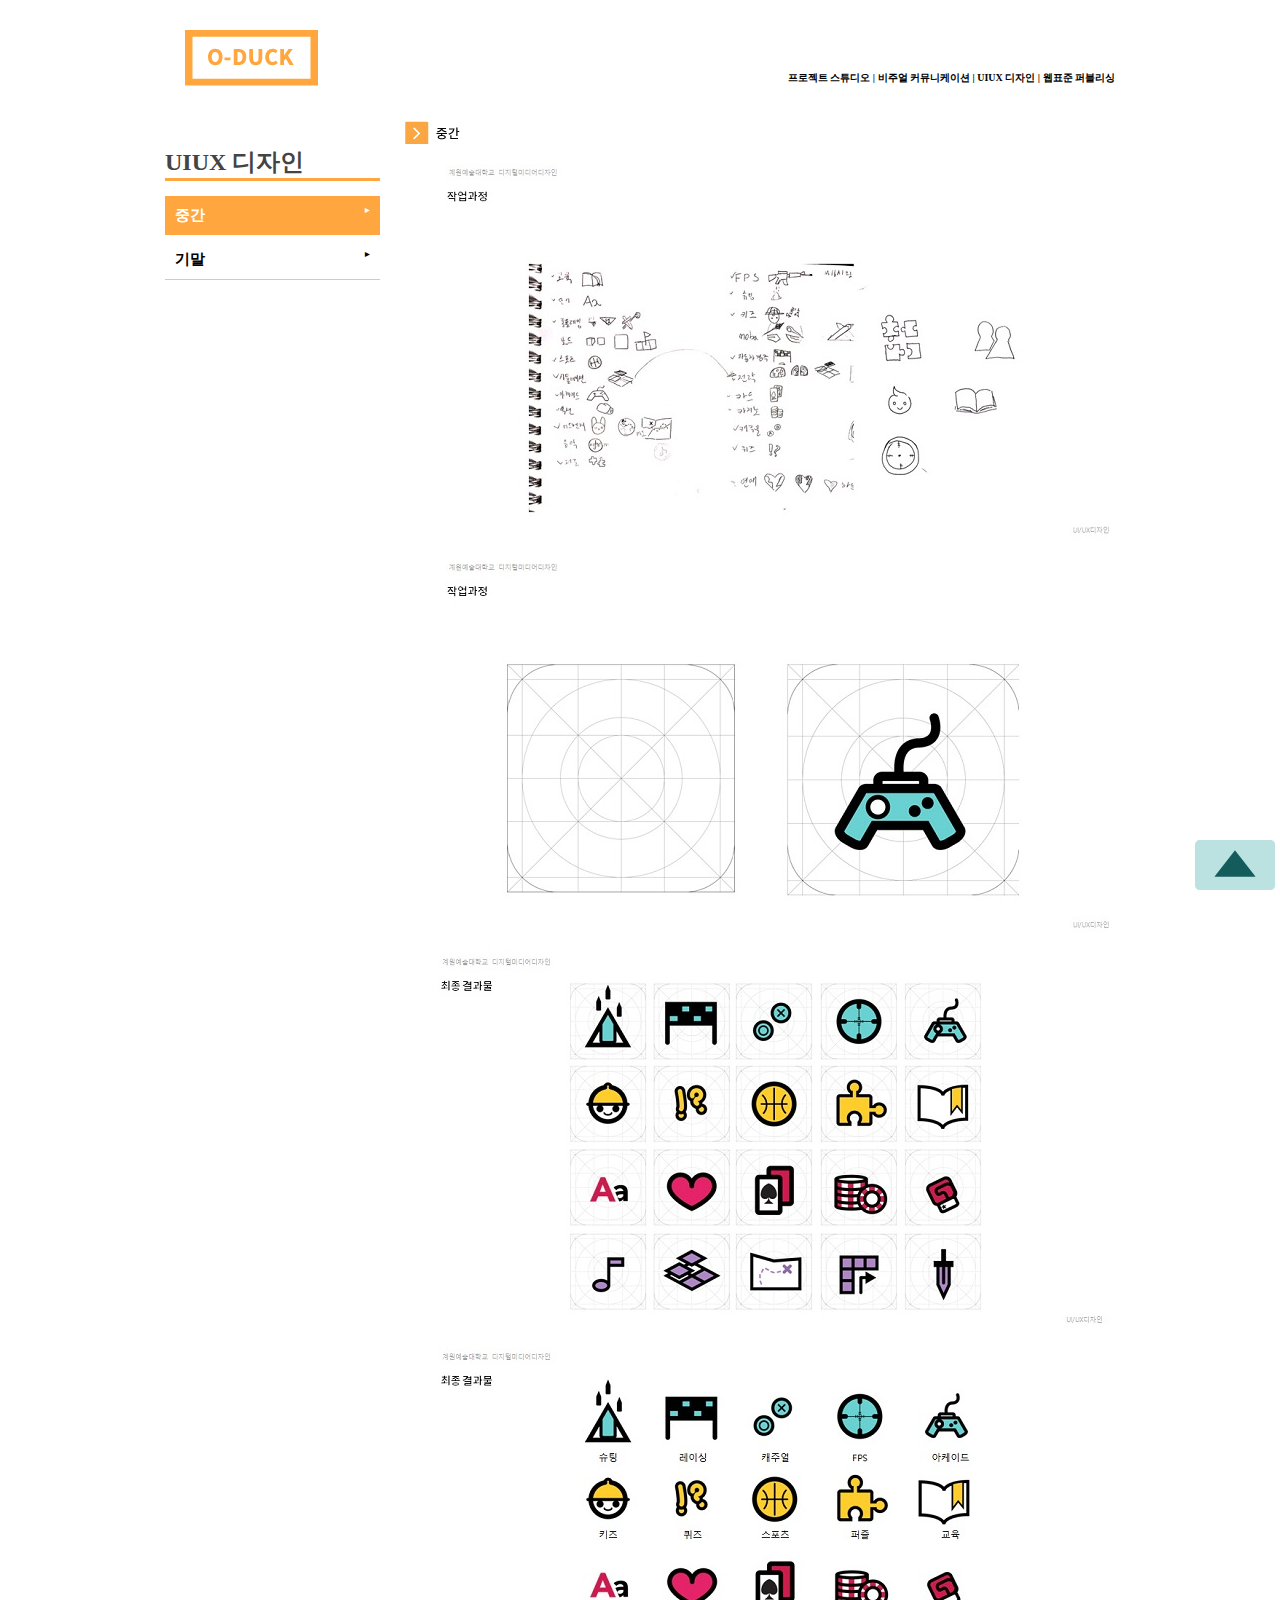
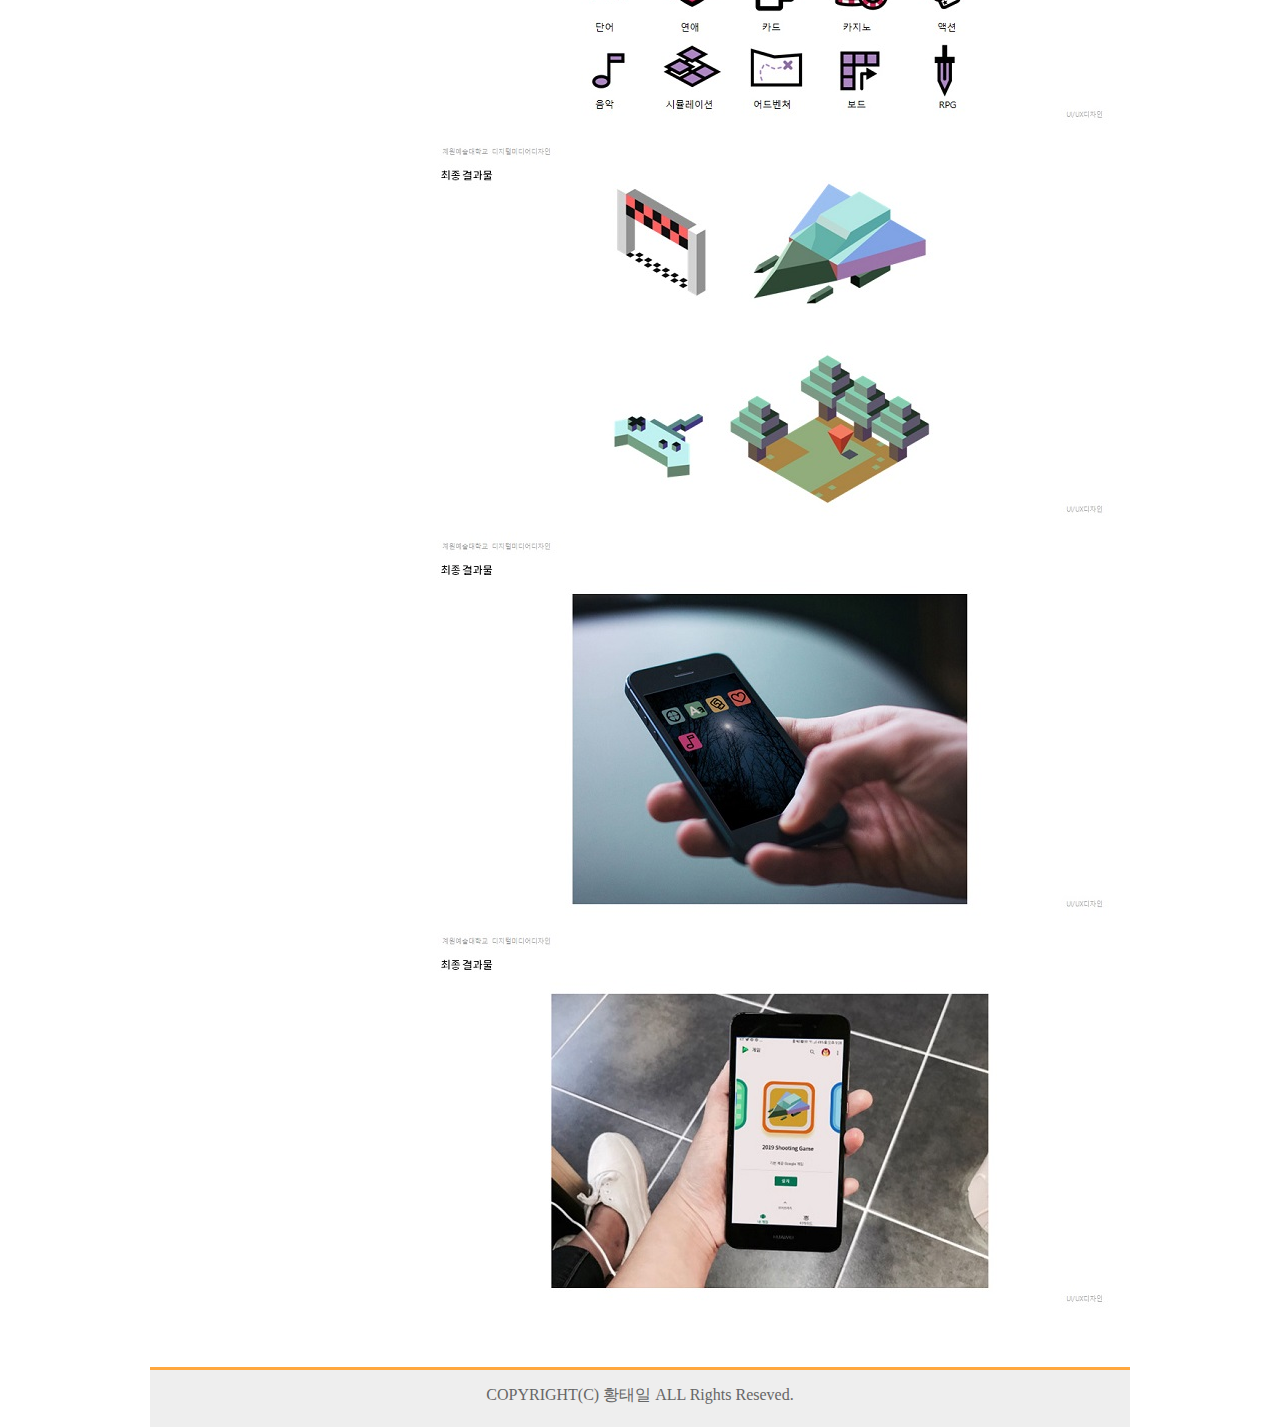
<file: five.html>
<!-- 21561134_황태일 -->
<!DOCTYPE html>
<html lang="en" dir="ltr">
  <head>
    <meta charset="utf-8">
    <meta name="viewport" content="width=device-width, initial-scale=1.0">
    <link rel="stylesheet" type="text/css" href="common.css">
    <title>UIUX 디자인-중간</title>
    <style>
#page {
  max-width : 980px;
  margin : 0 auto;
}

* {
  box-sizing : border-box;
  margin : 0;
  padding : 0;
}
ul {
  list-style-type : none;
  font-size : 10px;
}

li {
  font-size: 10px;
}

body {
  font-family : "맑은 고딕", "돋움";
  font-size : 100%;
}
[class*="c_"] {
  float : left;
  padding : 10px;
}
[class*="c_"] {
  width : 100%;
}
.c1 {width:8.33%; float:left; padding : 15px;}
.c2 {width:16.66%; float:left; padding : 15px;}
.c3 {width:25%; float:left; padding : 15px;}
.c4 {width:33.33%; float:left; padding : 15px;}
.c5 {width:41.66%; float:left; padding : 15px;}
.c6 {width:50%; float:left; padding : 15px;}
.c7 {width:58.33%; float:left; padding : 15px;}
.c8 {width:66.66%; float:left; padding : 15px;}
.c9 {width:75%; float:left; padding : 15px;}
.c10 {width:83.33%; float:left; padding : 15px;}
.c11 {width:91.66%; float:left; padding : 15px;}
.c12 {width:100%; float:left; padding : 15px;}

@media only screen and (min-width : 600px) {
  .c_m_1 {width:8.33%;}
  .c_m_2 {width:16.66%;}
  .c_m_3 {width:25%;}
  .c_m_4 {width:33.33%;}
  .c_m_5 {width:41.66%;}
  .c_m_6 {width:50%;}
  .c_m_7 {width:58.33%;}
  .c_m_8 {width:66.66%;}
  .c_m_9 {width:75%;}
  .c_m_10 {width:83.33%;}
  .c_m_11 {width:91.66%;}
  .c_m_12 {width:100%;}
}

@media only screen and (min-width : 768px) {
  .c_1 {width:8.33%;}
  .c_2 {width:16.66%;}
  .c_3 {width:25%;}
  .c_4 {width:33.33%;}
  .c_5 {width:41.66%;}
  .c_6 {width:50%;}
  .c_7 {width:58.33%;}
  .c_8 {width:66.66%;}
  .c_9 {width:75%;}
  .c_10 {width:83.33%;}
  .c_11 {width:91.66%;}
  .c_12 {width:100%;}
}



header #logo {
  float : left;
  margin : 15px 0 0 20px;
}
header #moto {
  float :left;
  margin : 15px 0 0 20px;
}
header #top_menu {
  float : right;
  margin : 50px 0 0 0;
}
header #top_menu li {
  display : inline;
}
.line {
  margin-top : 25px;
  border-top : solid 1px #cccccc;
}
header nav ul {
  margin-top : 25px;
}
header nav li {
  display : inline;
}
header nav li.item {
  margin-left : 40px;
}





main {
    margin-top:10px;
}
/* main#photos img {
  width :100%;
}
 */

#banner {
    height:95px;
    background-color:#FFA73E;
}
#banner ul {
    margin-top:10px;
}
#banner li {
    display:inline;
    margin-left:48px;
}




#customer {
    width:300px;
    height:111px;
    float:left;
    margin-top:20px;
}
 #customer .title {
    margin-left:10px;
    float:left;
}
#customer .more {
    float:right;
}
#customer .phone {
    margin-left:10px;
}
#notice {
    width:300px;
    height:111px;
    float:left;
    margin-top:20px;
    margin-left:40px;
    font-size : 10px;
}
#notice .title {
    margin-left:10px;
    float:left;
}
#notice .more {
    float:right;
}
#notice ul {
    margin-top:12px;
    color:#666666;
}
#notice li {
    margin-top:5px;
}
#notice .subject {
    float:left;
    margin-left:10px;
}
#notice .date {
    float:right;
    margin-right:5px;
}
#faq {
    width:300px;
    height:111px;
    float:left;
    margin-top:20px;
    margin-left:30px;
}





#sitemap {
    padding:20px 0 0 15px;
}
#sitemap div {
    height:140px;
    float:left;
    margin:0 15px 0 15px;
}
#sitemap h3{
    font-size:15px;
    color:#FFA73E;
    margin-left:16px;
}
#sitemap ul{
    color:#666666;
}




footer {
  height : 60px;
  padding : 10px;
  clear : both;
  text-align : center;
  background-color : #eeeeee;
}




aside {
    width:180px;
    float:left;
    margin-top:30px;
}
aside h2 {
    margin:5px;
    border-bottom:solid 3px #FFA73E;
}
aside .col1 {
    float:left;
    font-size:15px;
}
aside .col2 {
    float:right;
    font-size:6px;
}

aside ul {
    margin:15px 5px 5px 5px;
}
aside li {
    padding:12px;
    border-bottom:solid 1px #cccccc;
}
aside li.selected {
    border:0;
    background-color:#FFA73E;
    color:#ffffff;
}
aside li.end {
    border-bottom:solid 3px #cccccc;
}
aside #customer {
    margin:30px 0 0 8px;
}
aside#photos img {
  width : 100%;
}
aside#photos li {
  margin : 5px 0 0 0;
}
aside#menu li {
  padding : 10px;
  margin : 5px 0 0 0;
  text-align : center;
}




section {
    width:772px;
    height:470px;
    float:left;
    margin-left:26px;
    margin-top:30px;
}
section #sub_img {
    margin-top:5px;
}
section .product {
    width:761px;
    height:70px;
    margin-top:20px;
    padding:15px 5px 5px 5px;
    border-top:solid 2px #FFA73E;
}
section .product h3 {
    float:left;
}
section .product .btns {
    float:left;
    margin-left:20px;
}
section .product ul {
    margin-top:10px;
}
section .product li {
    margin:3px;
}


    </style>


</head>
<body>


<div id="page">
  <header class="c12">
  <a href="index.html"><img id="logo" src="img/logo.gif"></a>
  <ul id="top_menu">
    <a href="one.html"><li>프로젝트 스튜디오 | </li></a>
    <a href="three.html"><li>비주얼 커뮤니케이션  | </li></a>
    <a href="five.html"><li>UIUX 디자인 | </li></a>
    <a href="seven.html"><li>웹표준 퍼블리싱 </li></a>
  </ul>
  <div class="clear"></div>


</header>


  <aside id="menu" class="c_m_3 c_3">
    <h2>UIUX 디자인</h2>
      <ul>
        <a href="five.html"><li class="selected"><div class="col1">중간</div>
          <div class="col2">▶</div>
          <div class="clear"></div>
        </li>
        </a>
        <a href="six.html"><li><div class="col1">기말</div>
          <div class="col2">▶</div>
          <div class="clear"></div>
        </li>
        </a>
      </ul>
  </aside>

<main class="c_m_12 c_9">
    <div><img src="img/junggan.png"></div>
    <div  id="photos"><img src="img/uiux.jpg"></div>
  <div class="clear"></div>
</main>




<footer class="c12">
  COPYRIGHT(C) 황태일 ALL Rights Reseved.
</footer>
</div>

<a  style="position: fixed; bottom: 5px; right: 5px;" href="#">
  <img src="img/gotop.png" title="맨 위로"></a>



</body>
</html>
</file>
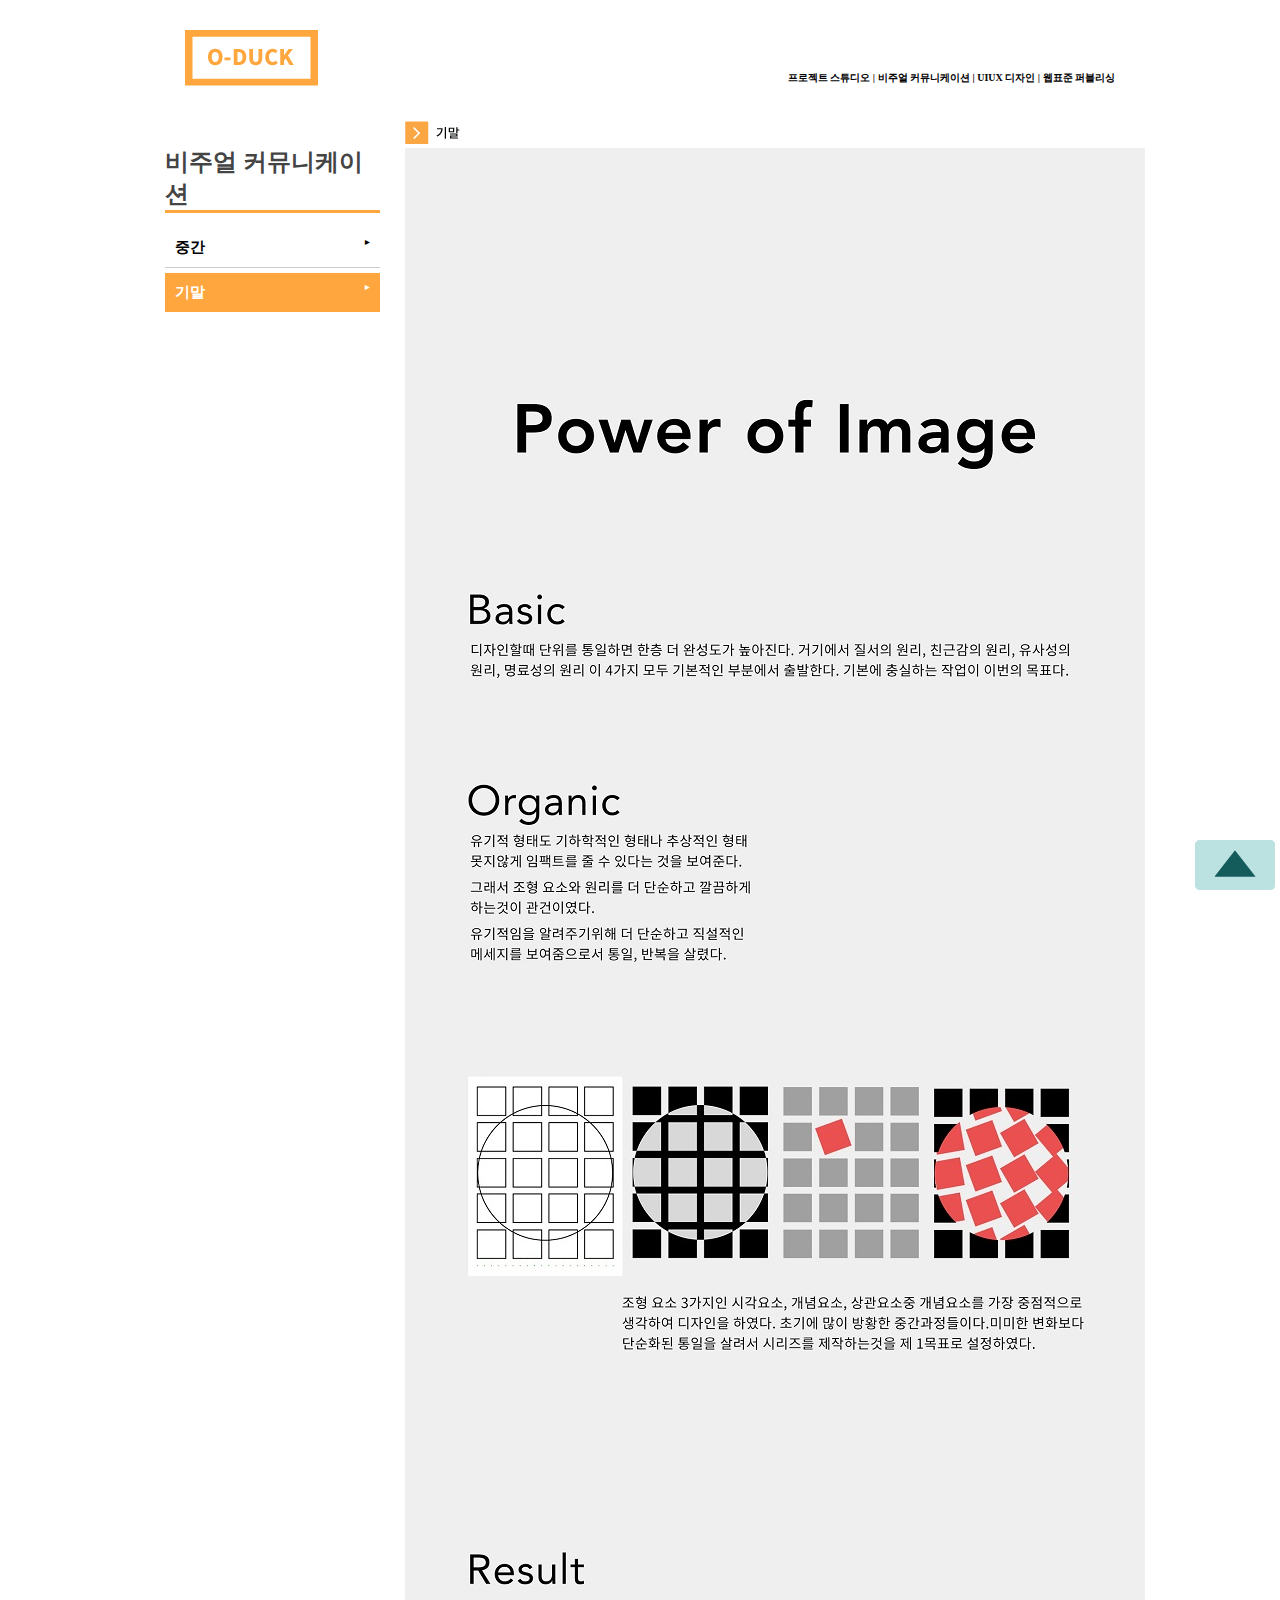
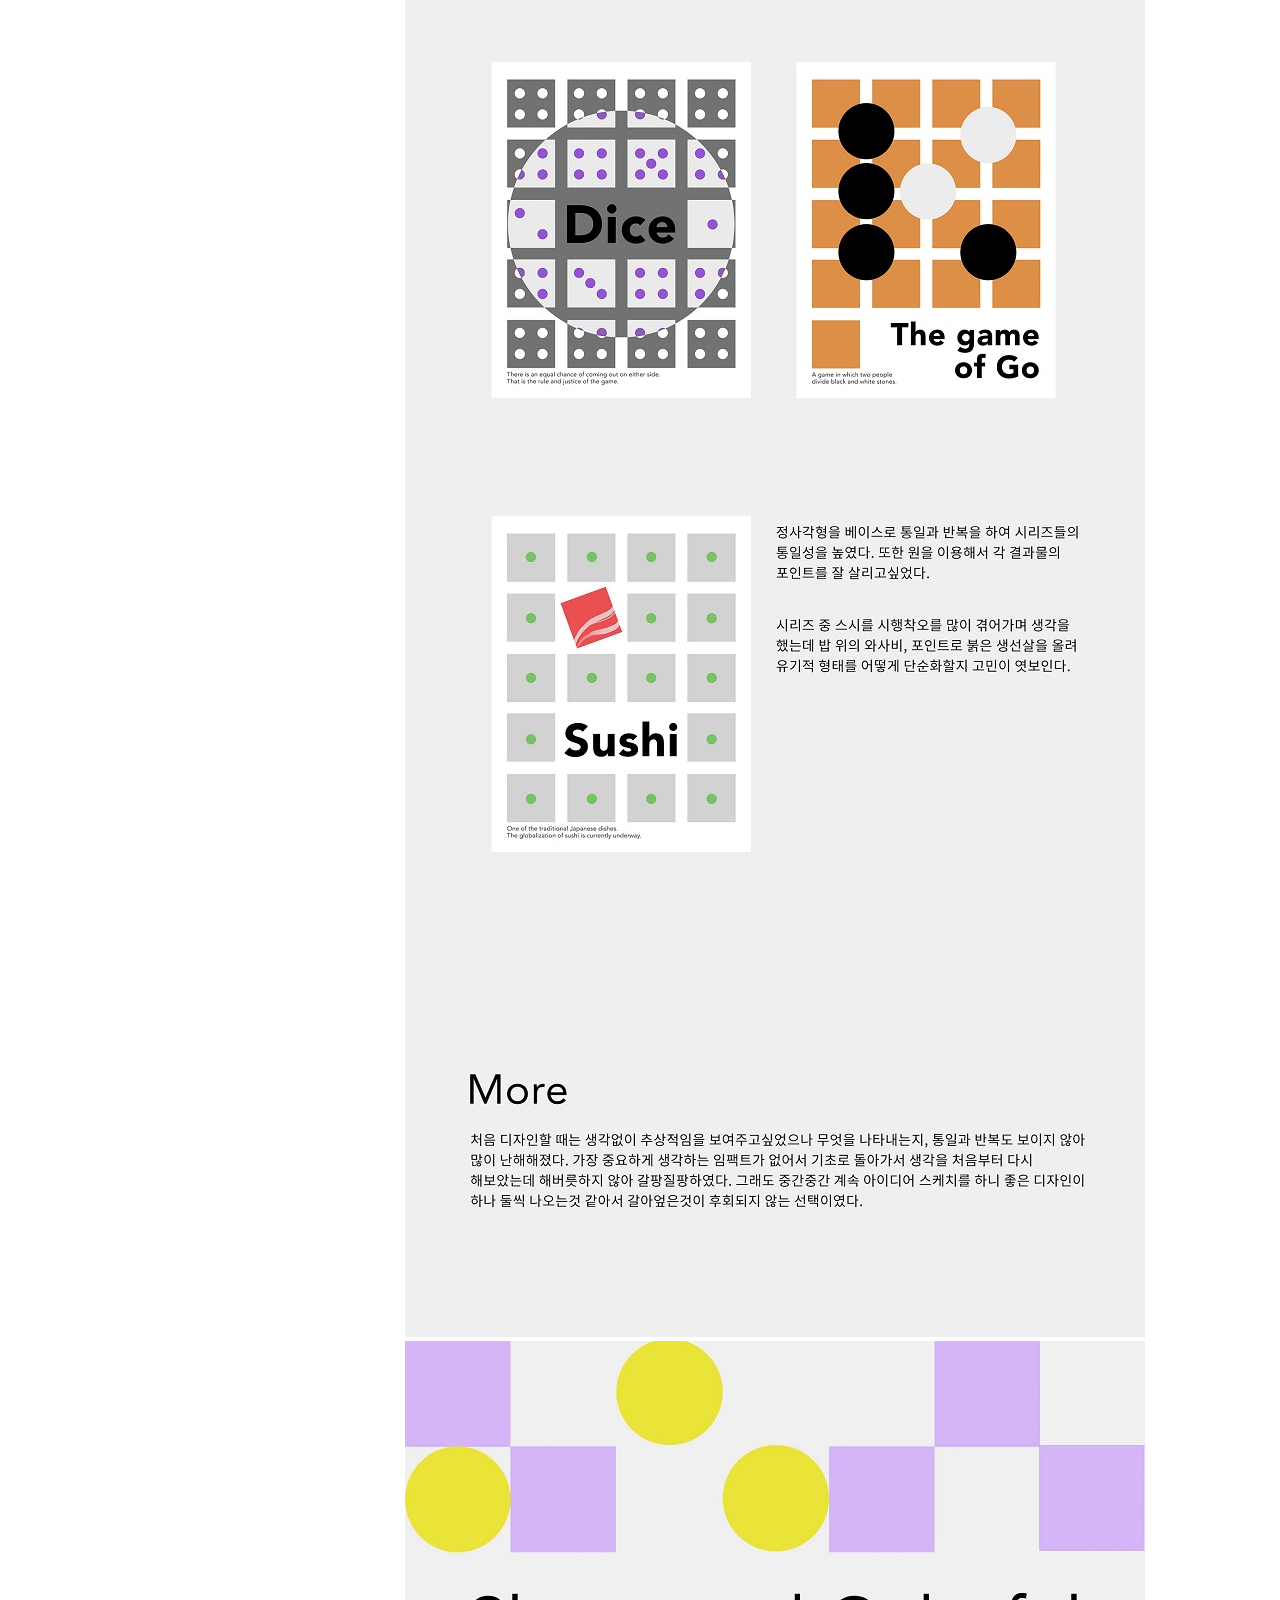
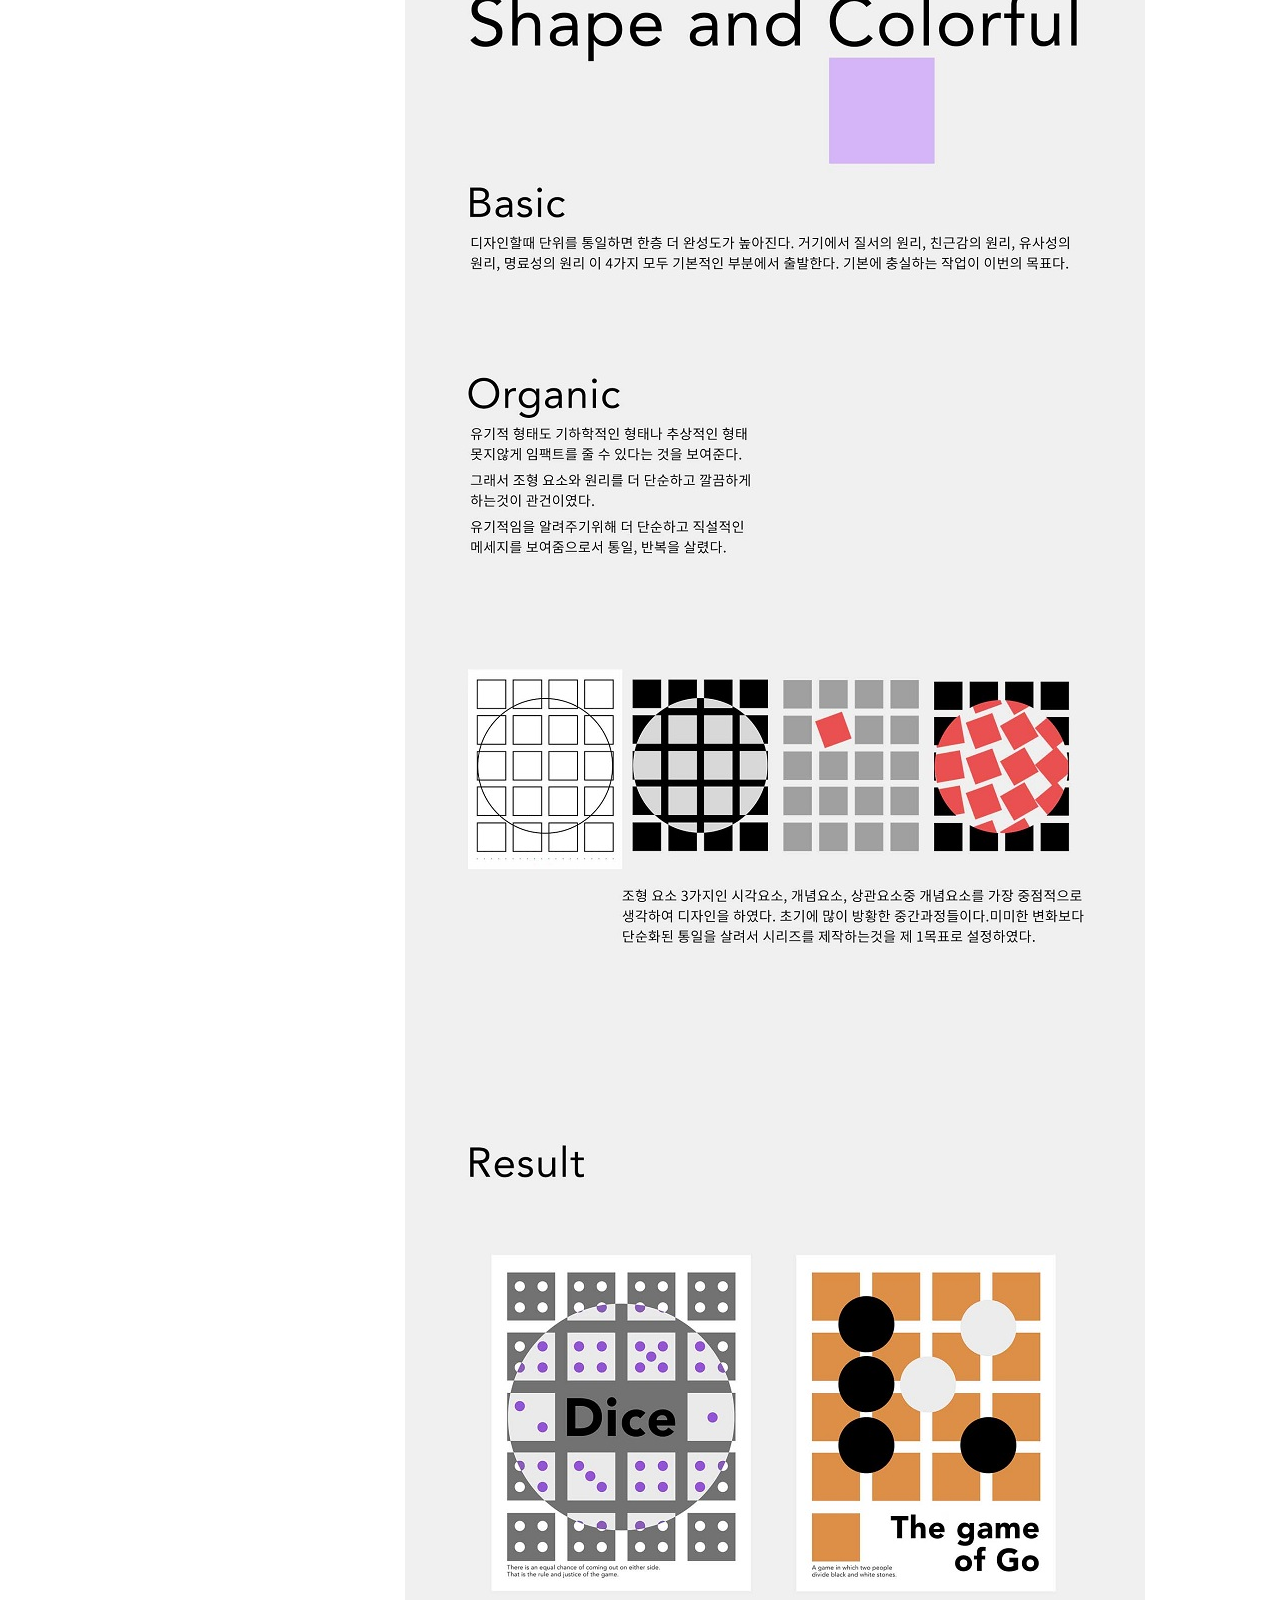
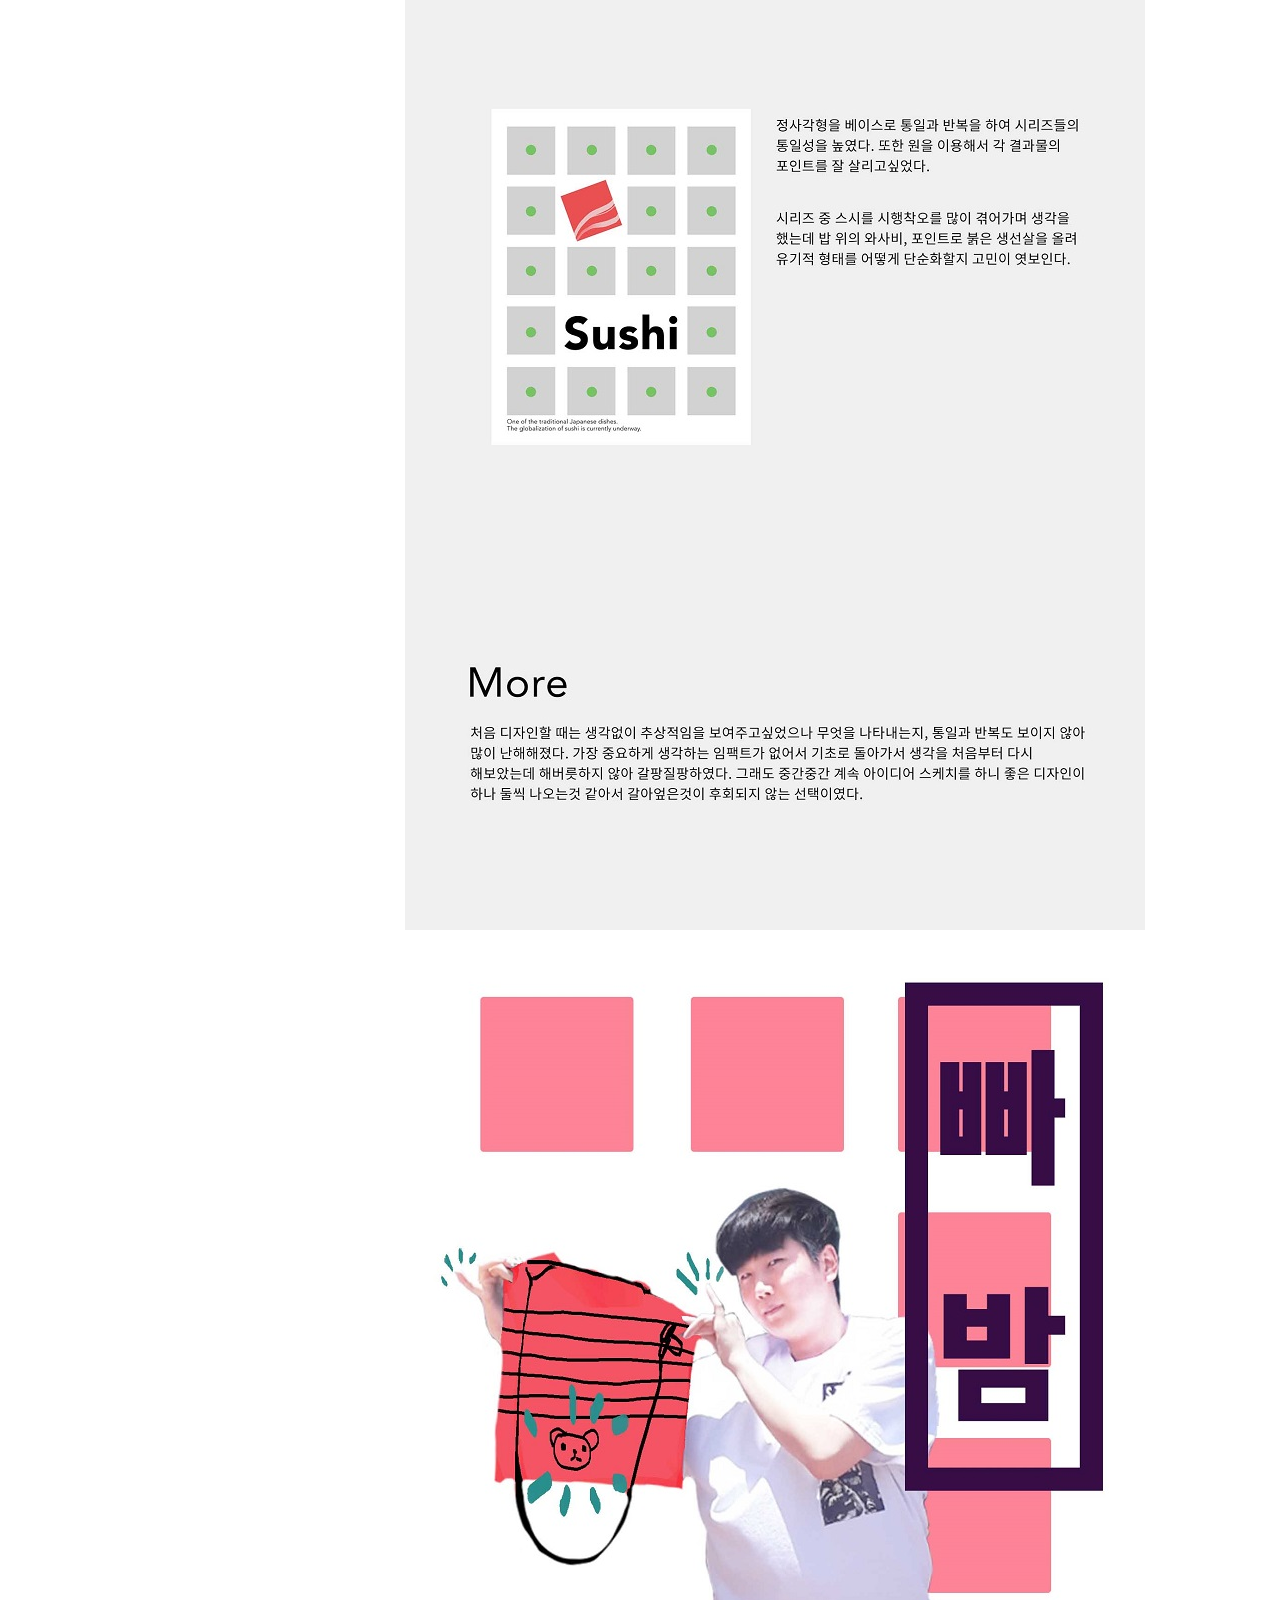
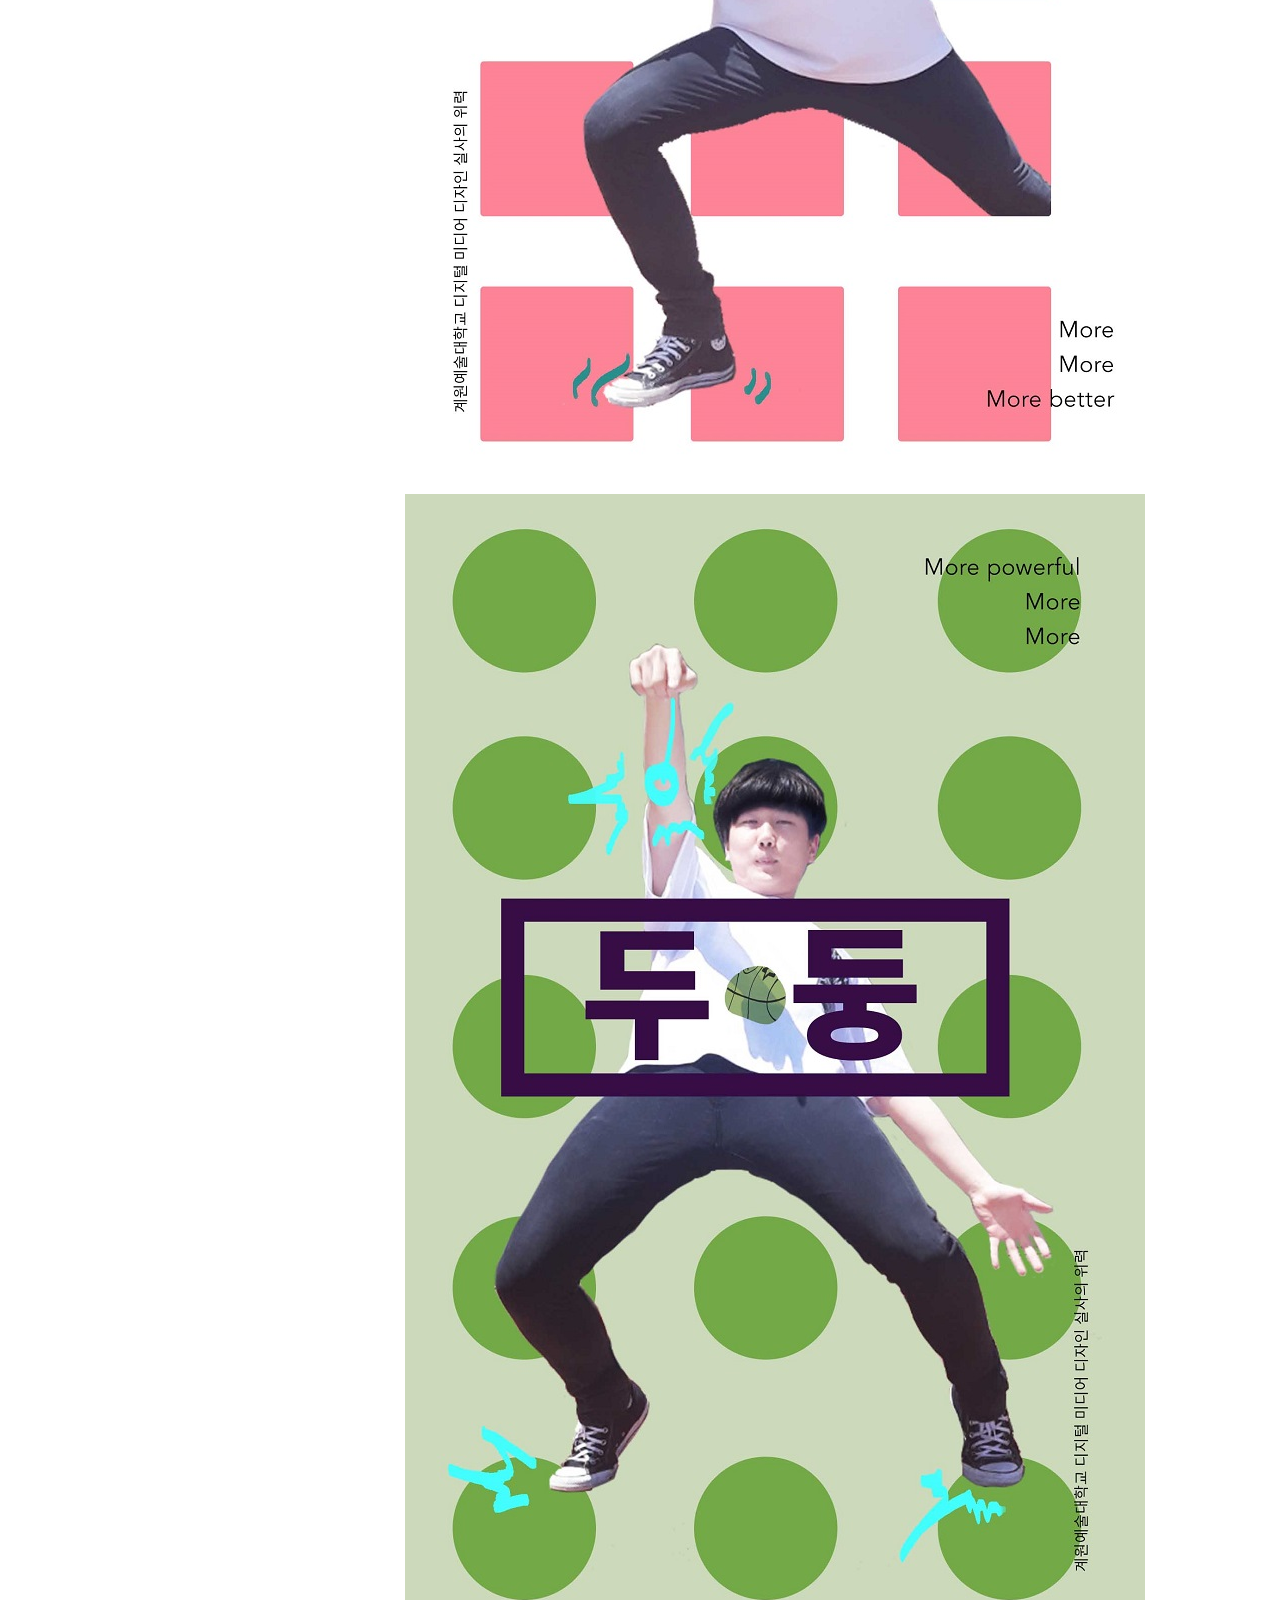
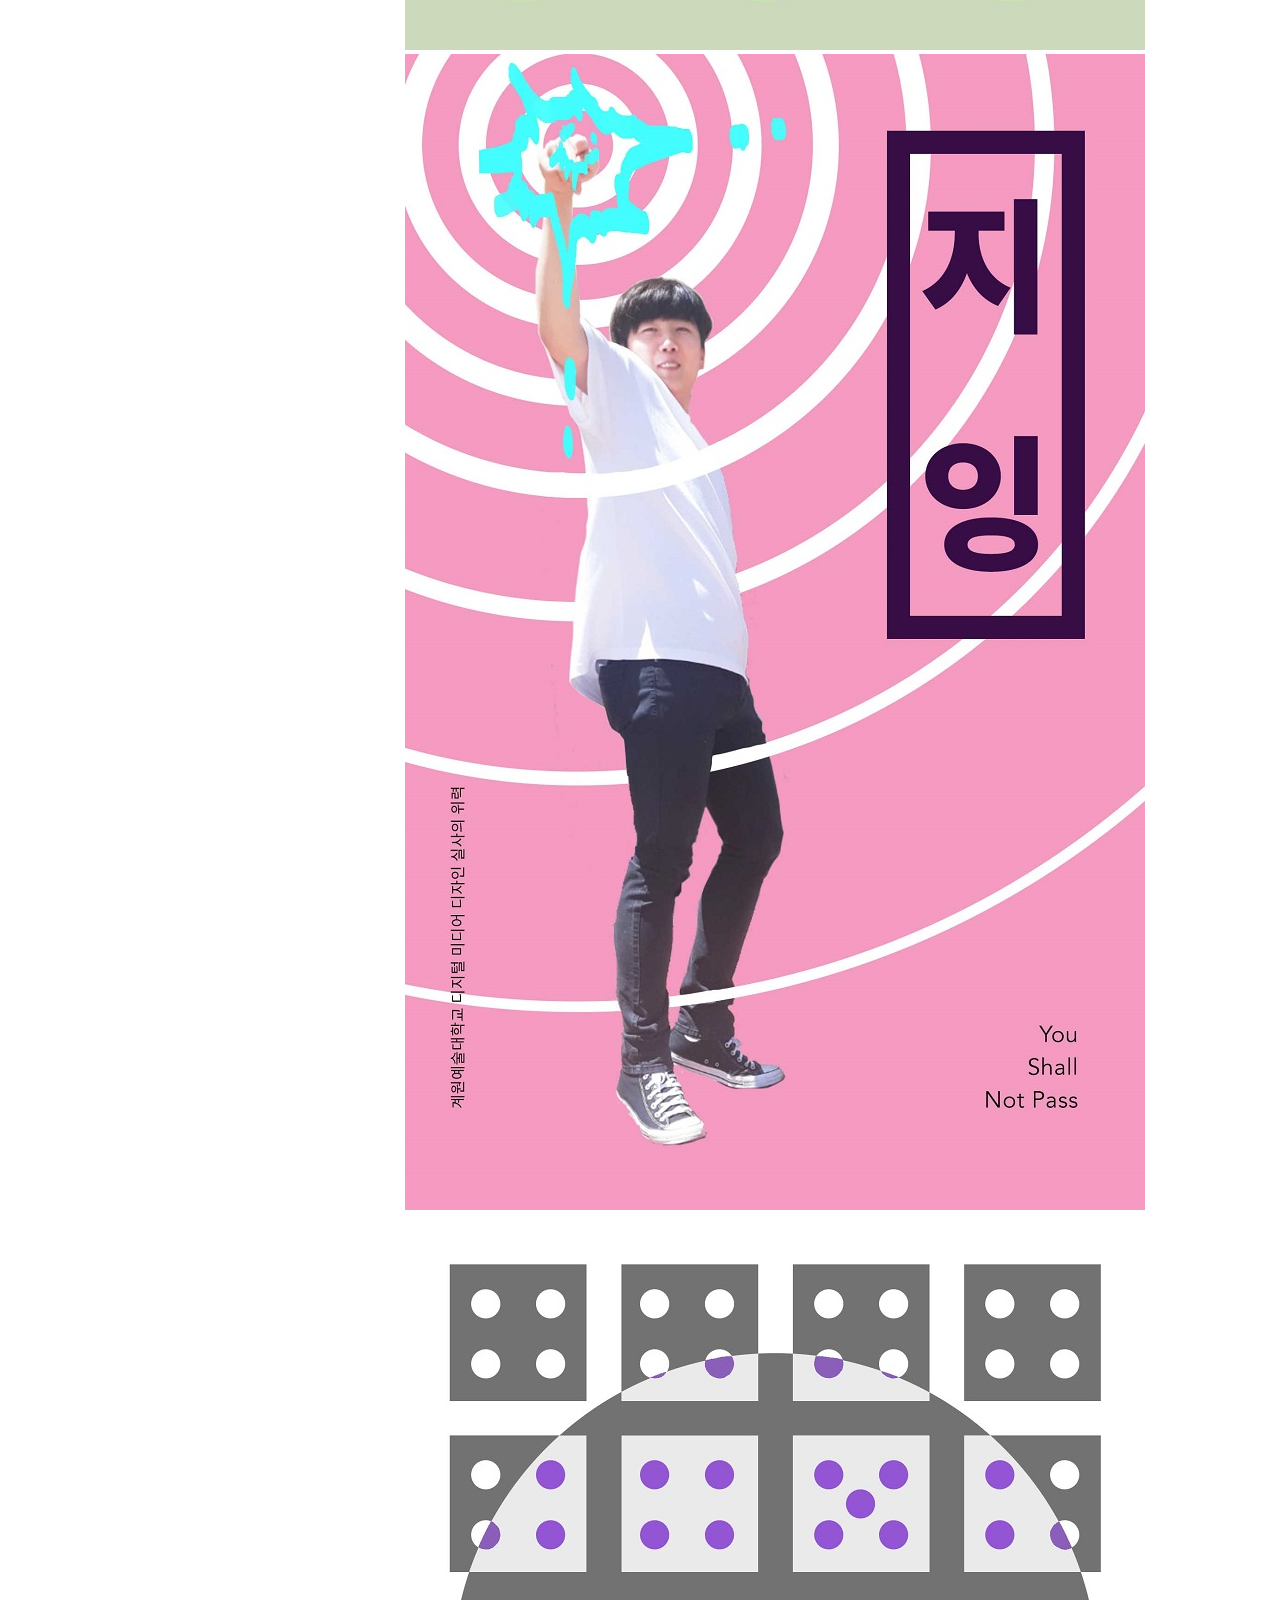
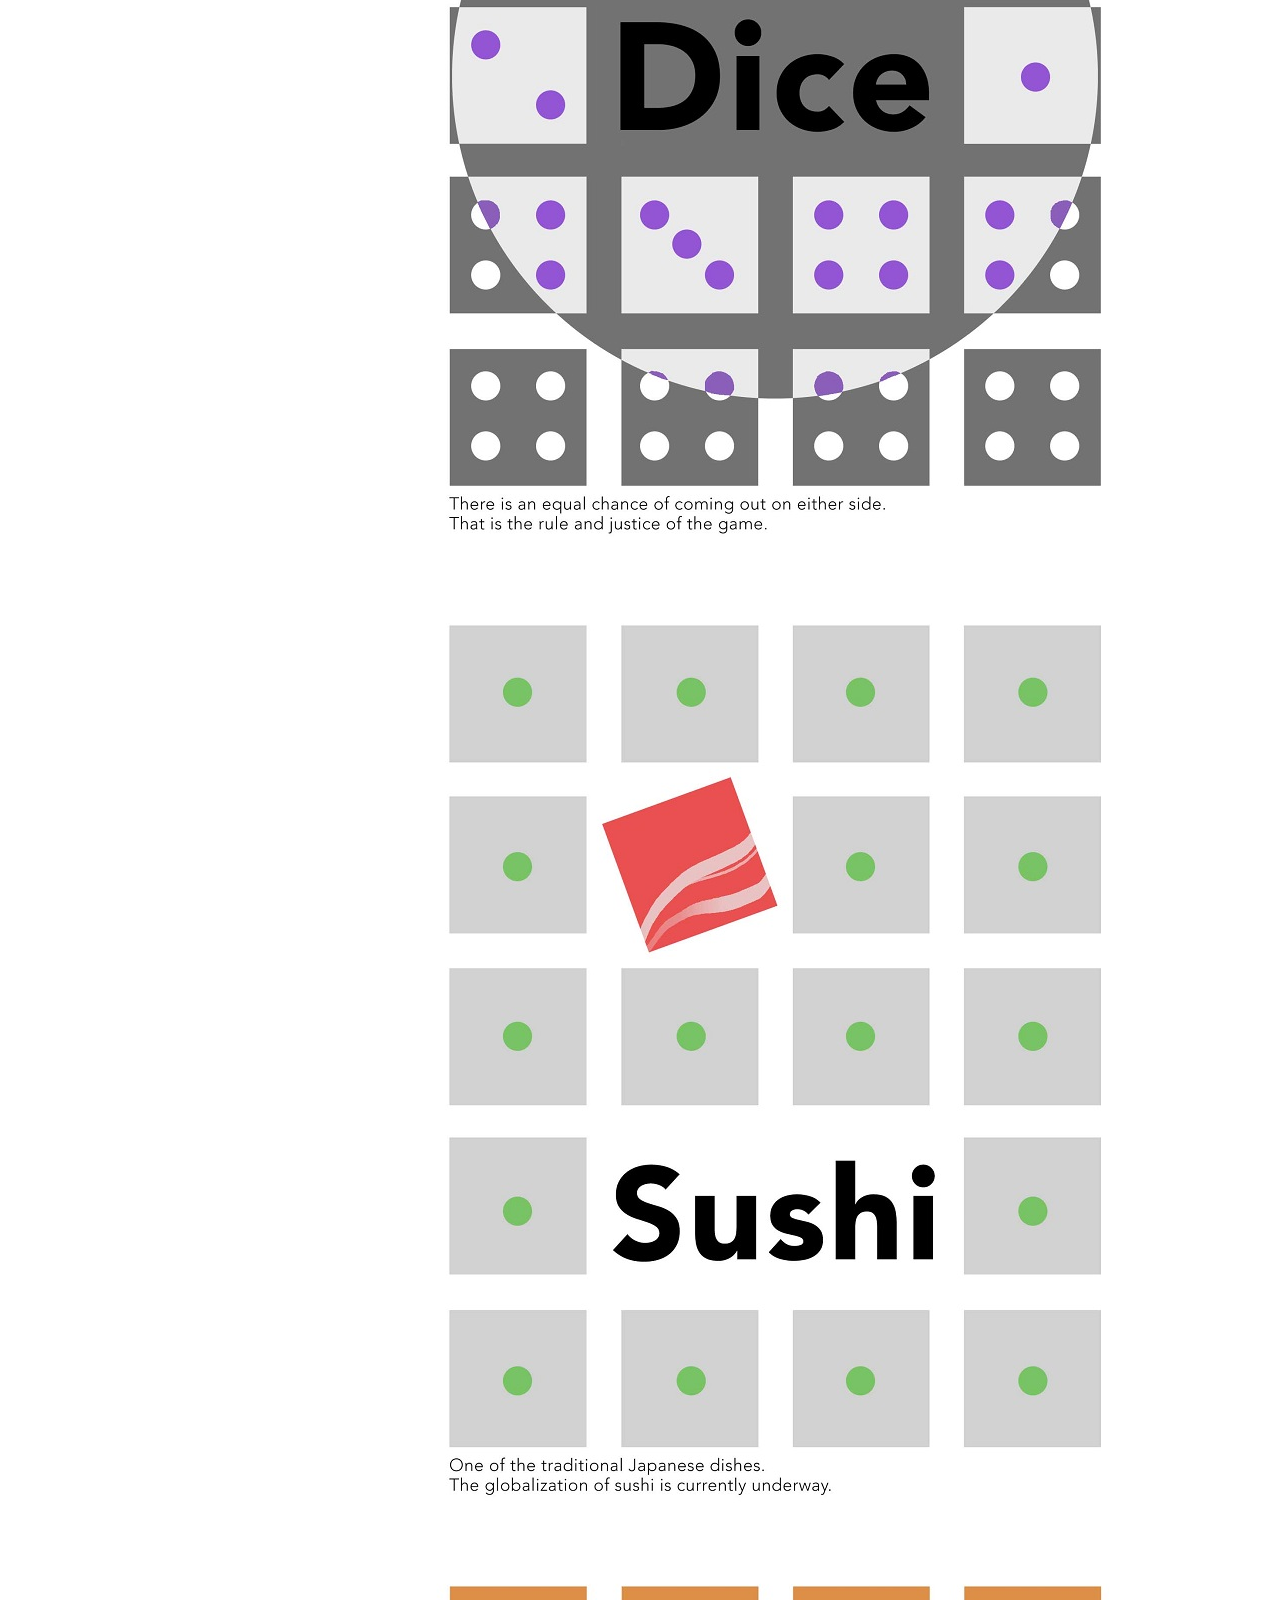
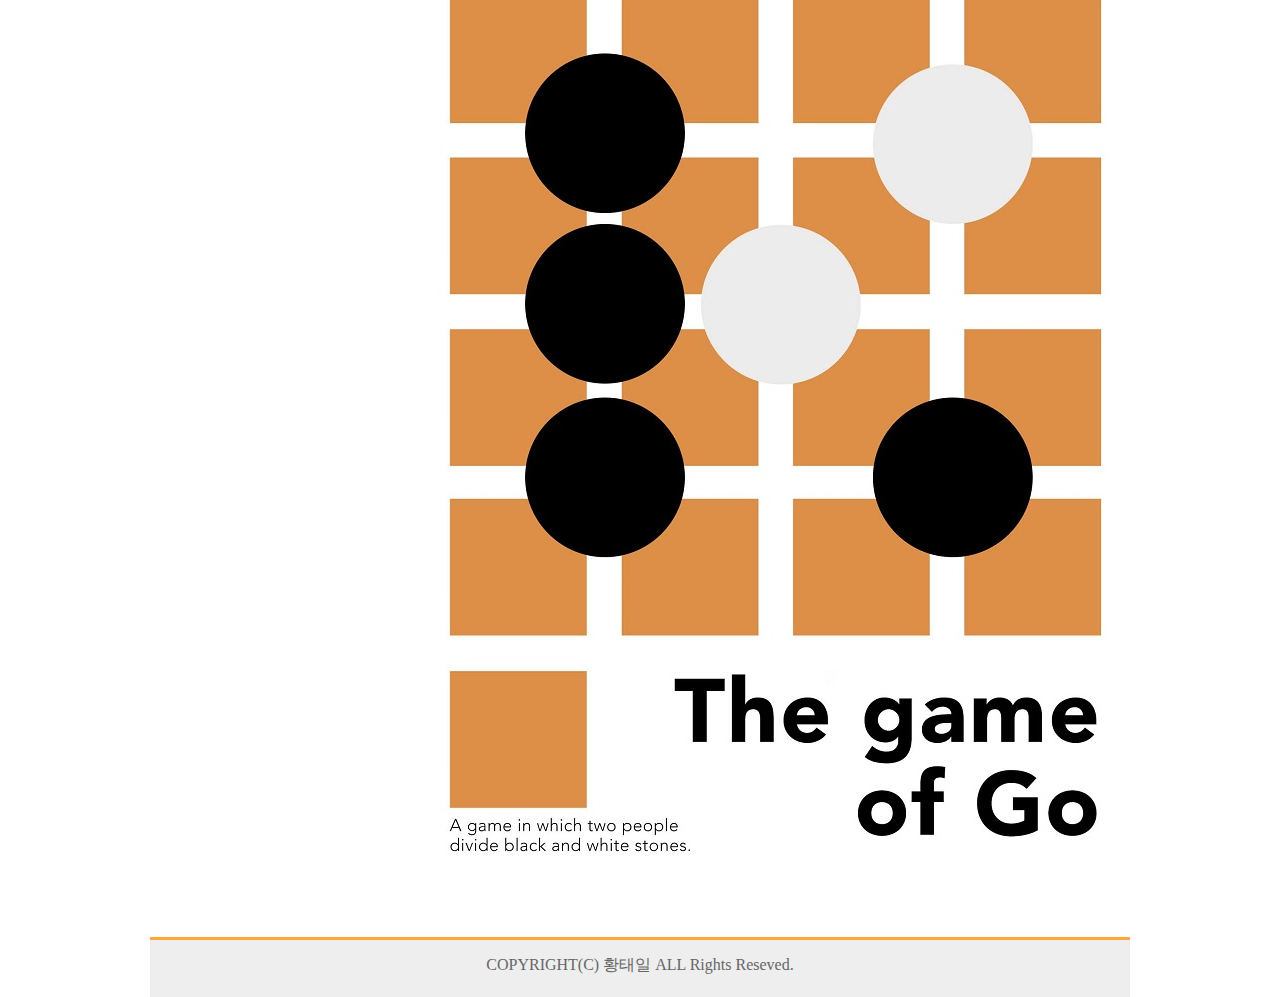
<file: four.html>
<!-- 21561134_황태일 -->
<!DOCTYPE html>
<html lang="en" dir="ltr">
  <head>
    <meta charset="utf-8">
    <meta name="viewport" content="width=device-width, initial-scale=1.0">
    <link rel="stylesheet" type="text/css" href="common.css">
    <title>비주얼 커뮤니케이션-기말</title>
    <style>
#page {
  max-width : 980px;
  margin : 0 auto;
}

* {
  box-sizing : border-box;
  margin : 0;
  padding : 0;
}
ul {
  list-style-type : none;
  font-size : 10px;
}

li {
  font-size: 10px;
}

body {
  font-family : "맑은 고딕", "돋움";
  font-size : 100%;
}
[class*="c_"] {
  float : left;
  padding : 10px;
}
[class*="c_"] {
  width : 100%;
}
.c1 {width:8.33%; float:left; padding : 15px;}
.c2 {width:16.66%; float:left; padding : 15px;}
.c3 {width:25%; float:left; padding : 15px;}
.c4 {width:33.33%; float:left; padding : 15px;}
.c5 {width:41.66%; float:left; padding : 15px;}
.c6 {width:50%; float:left; padding : 15px;}
.c7 {width:58.33%; float:left; padding : 15px;}
.c8 {width:66.66%; float:left; padding : 15px;}
.c9 {width:75%; float:left; padding : 15px;}
.c10 {width:83.33%; float:left; padding : 15px;}
.c11 {width:91.66%; float:left; padding : 15px;}
.c12 {width:100%; float:left; padding : 15px;}

@media only screen and (min-width : 600px) {
  .c_m_1 {width:8.33%;}
  .c_m_2 {width:16.66%;}
  .c_m_3 {width:25%;}
  .c_m_4 {width:33.33%;}
  .c_m_5 {width:41.66%;}
  .c_m_6 {width:50%;}
  .c_m_7 {width:58.33%;}
  .c_m_8 {width:66.66%;}
  .c_m_9 {width:75%;}
  .c_m_10 {width:83.33%;}
  .c_m_11 {width:91.66%;}
  .c_m_12 {width:100%;}
}

@media only screen and (min-width : 768px) {
  .c_1 {width:8.33%;}
  .c_2 {width:16.66%;}
  .c_3 {width:25%;}
  .c_4 {width:33.33%;}
  .c_5 {width:41.66%;}
  .c_6 {width:50%;}
  .c_7 {width:58.33%;}
  .c_8 {width:66.66%;}
  .c_9 {width:75%;}
  .c_10 {width:83.33%;}
  .c_11 {width:91.66%;}
  .c_12 {width:100%;}
}



header #logo {
  float : left;
  margin : 15px 0 0 20px;
}
header #moto {
  float :left;
  margin : 15px 0 0 20px;
}
header #top_menu {
  float : right;
  margin : 50px 0 0 0;
}
header #top_menu li {
  display : inline;
}
.line {
  margin-top : 25px;
  border-top : solid 1px #cccccc;
}
header nav ul {
  margin-top : 25px;
}
header nav li {
  display : inline;
}
header nav li.item {
  margin-left : 40px;
}





main {
    margin-top:10px;
}
/* main#photos img {
  width :100%;
}
 */

#banner {
    height:95px;
    background-color:#FFA73E;
}
#banner ul {
    margin-top:10px;
}
#banner li {
    display:inline;
    margin-left:48px;
}




#customer {
    width:300px;
    height:111px;
    float:left;
    margin-top:20px;
}
 #customer .title {
    margin-left:10px;
    float:left;
}
#customer .more {
    float:right;
}
#customer .phone {
    margin-left:10px;
}
#notice {
    width:300px;
    height:111px;
    float:left;
    margin-top:20px;
    margin-left:40px;
    font-size : 10px;
}
#notice .title {
    margin-left:10px;
    float:left;
}
#notice .more {
    float:right;
}
#notice ul {
    margin-top:12px;
    color:#666666;
}
#notice li {
    margin-top:5px;
}
#notice .subject {
    float:left;
    margin-left:10px;
}
#notice .date {
    float:right;
    margin-right:5px;
}
#faq {
    width:300px;
    height:111px;
    float:left;
    margin-top:20px;
    margin-left:30px;
}





#sitemap {
    padding:20px 0 0 15px;
}
#sitemap div {
    height:140px;
    float:left;
    margin:0 15px 0 15px;
}
#sitemap h3{
    font-size:15px;
    color:#FFA73E;
    margin-left:16px;
}
#sitemap ul{
    color:#666666;
}




footer {
  height : 60px;
  padding : 10px;
  clear : both;
  text-align : center;
  background-color : #eeeeee;
}




aside {
    width:180px;
    float:left;
    margin-top:30px;
}
aside h2 {
    margin:5px;
    border-bottom:solid 3px #FFA73E;
}
aside .col1 {
    float:left;
    font-size:15px;
}
aside .col2 {
    float:right;
    font-size:6px;
}

aside ul {
    margin:15px 5px 5px 5px;
}
aside li {
    padding:12px;
    border-bottom:solid 1px #cccccc;
}
aside li.selected {
    border:0;
    background-color:#FFA73E;
    color:#ffffff;
}
aside li.end {
    border-bottom:solid 3px #cccccc;
}
aside #customer {
    margin:30px 0 0 8px;
}
aside#photos img {
  width : 100%;
}
aside#photos li {
  margin : 5px 0 0 0;
}
aside#menu li {
  padding : 10px;
  margin : 5px 0 0 0;
  text-align : center;
}




section {
    width:772px;
    height:470px;
    float:left;
    margin-left:26px;
    margin-top:30px;
}
section #sub_img {
    margin-top:5px;
}
section .product {
    width:761px;
    height:70px;
    margin-top:20px;
    padding:15px 5px 5px 5px;
    border-top:solid 2px #FFA73E;
}
section .product h3 {
    float:left;
}
section .product .btns {
    float:left;
    margin-left:20px;
}
section .product ul {
    margin-top:10px;
}
section .product li {
    margin:3px;
}


    </style>


</head>
<body>


<div id="page">
  <header class="c12">
  <a href="index.html"><img id="logo" src="img/logo.gif"></a>
  <ul id="top_menu">
    <a href="one.html"><li>프로젝트 스튜디오 | </li></a>
    <a href="three.html"><li>비주얼 커뮤니케이션  | </li></a>
    <a href="five.html"><li>UIUX 디자인 | </li></a>
    <a href="seven.html"><li>웹표준 퍼블리싱 </li></a>
  </ul>
  <div class="clear"></div>


</header>


  <aside id="menu" class="c_m_3 c_3">
    <h2>비주얼 커뮤니케이션</h2>
      <ul>
        <a href="three.html"><li><div class="col1">중간</div>
          <div class="col2">▶</div>
          <div class="clear"></div>
        </li>
        </a>
        <a href="four.html"><li  class="selected"><div class="col1">기말</div>
          <div class="col2">▶</div>
          <div class="clear"></div>
        </li>
        </a>
      </ul>
  </aside>

<main class="c_m_12 c_9">
    <div><img src="img/kimal.png"></div>
    <div  id="photos"><img src="img/vimgone.jpg"></div>
    <div  id="photos"><img src="img/vimgtwo.jpg"></div>
    <div  id="photos"><img src="img/vvone.jpg"></div>
    <div  id="photos"><img src="img/vvtwo.jpg"></div>
    <div  id="photos"><img src="img/vvthree.jpg"></div>
    <div  id="photos"><img src="img/vvfour.jpg"></div>
    <div  id="photos"><img src="img/vvfive.jpg"></div>
    <div  id="photos"><img src="img/vvsix.jpg"></div>
  <div class="clear"></div>
</main>




<footer class="c12">
  COPYRIGHT(C) 황태일 ALL Rights Reseved.
</footer>
</div>

<a  style="position: fixed; bottom: 5px; right: 5px;" href="#">
  <img src="img/gotop.png" title="맨 위로"></a>



</body>
</html>
</file>
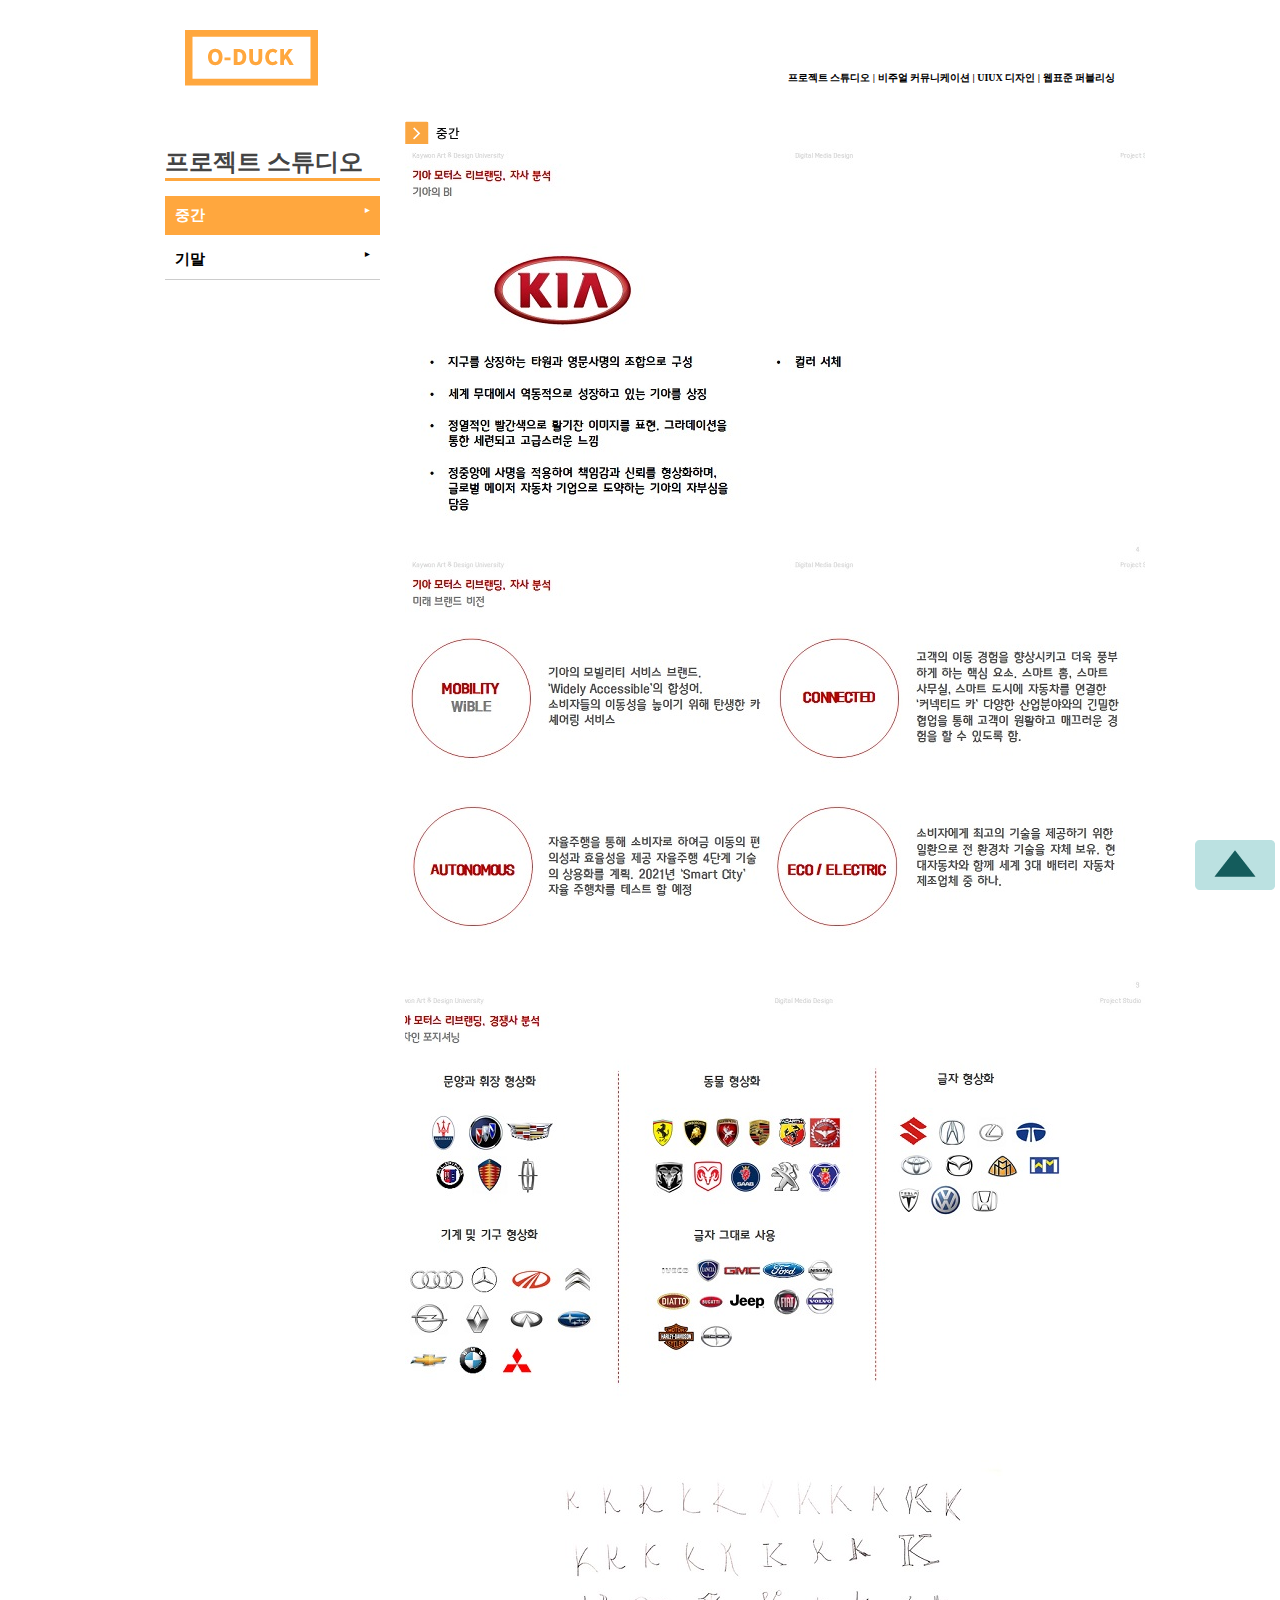
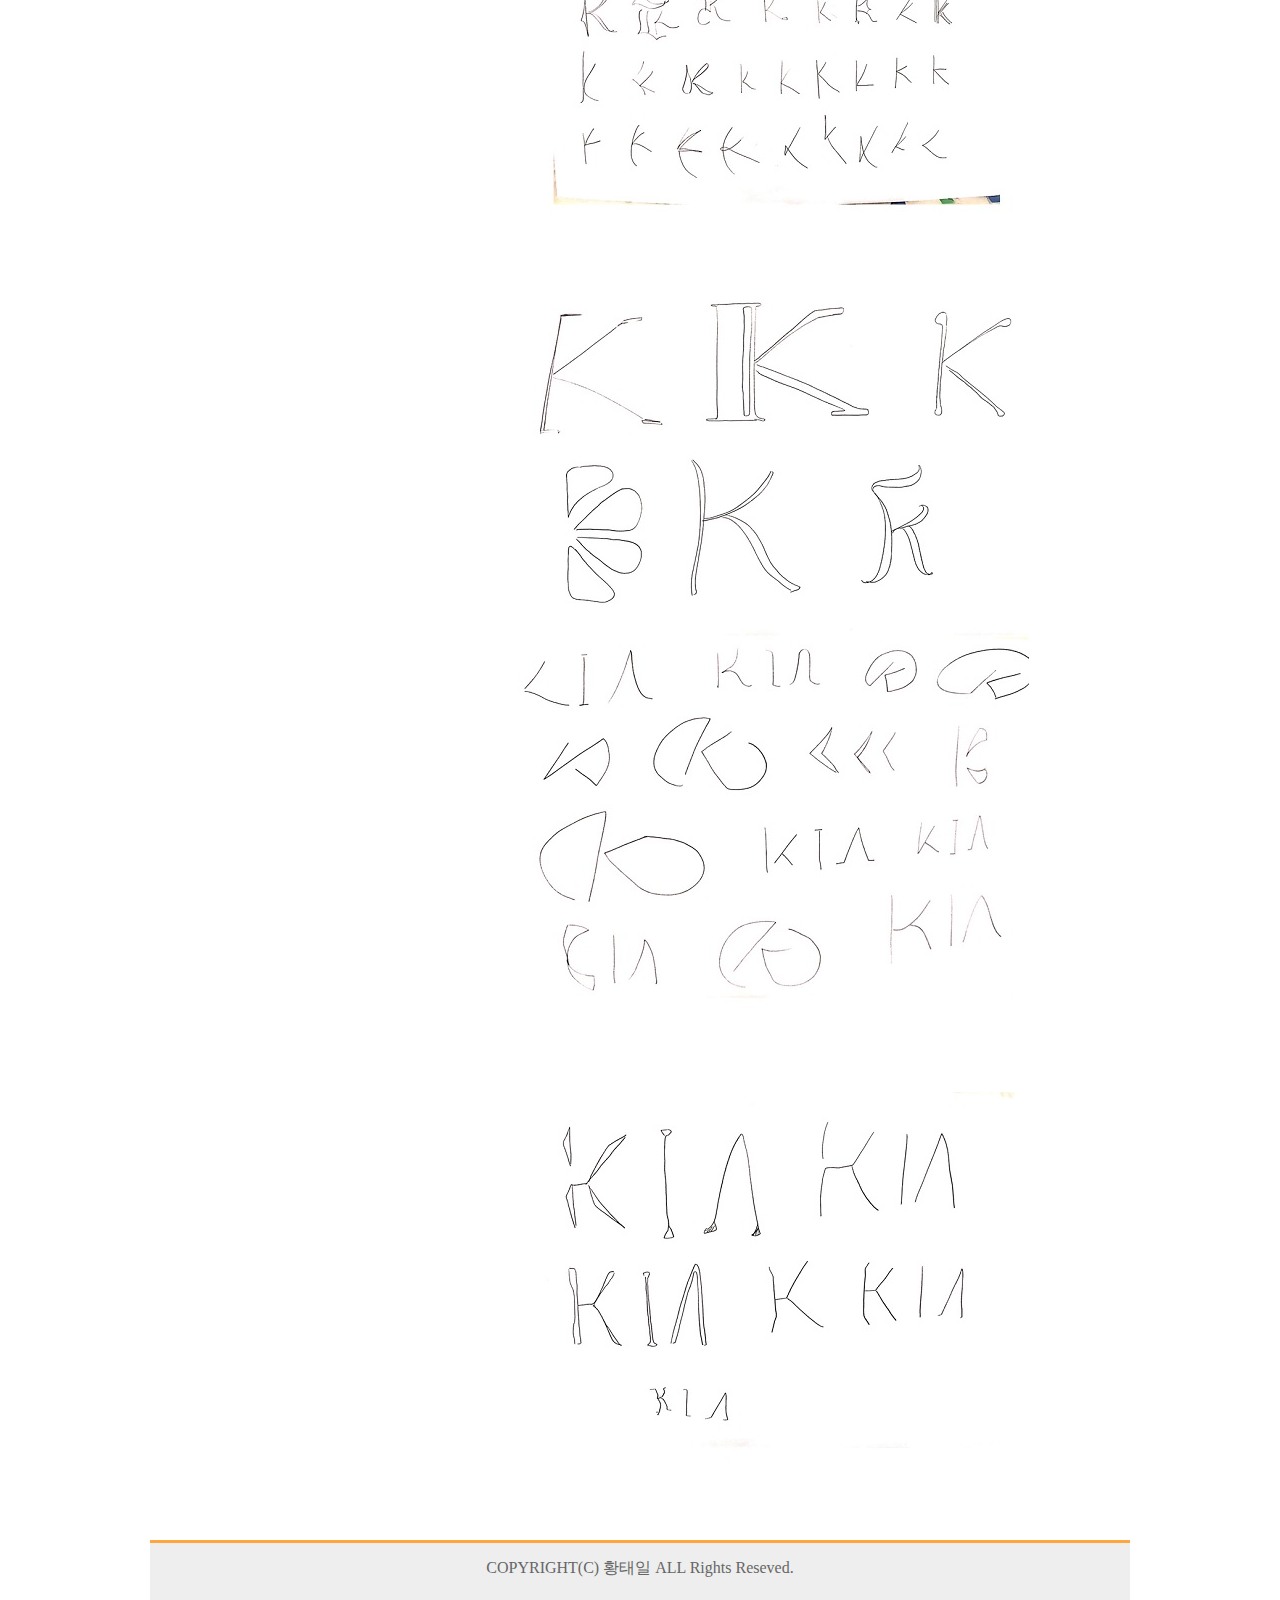
<file: one.html>
<!-- 21561134_황태일 -->
<!DOCTYPE html>
<html lang="en" dir="ltr">
  <head>
    <meta charset="utf-8">
    <meta name="viewport" content="width=device-width, initial-scale=1.0">
    <link rel="stylesheet" type="text/css" href="common.css">
    <title>프로젝트 스튜디오-중간</title>
    <style>
#page {
  max-width : 980px;
  margin : 0 auto;
}

* {
  box-sizing : border-box;
  margin : 0;
  padding : 0;
}
ul {
  list-style-type : none;
  font-size : 10px;
}

li {
  font-size: 10px;
}

body {
  font-family : "맑은 고딕", "돋움";
  font-size : 100%;
}
[class*="c_"] {
  float : left;
  padding : 10px;
}
[class*="c_"] {
  width : 100%;
}
.c1 {width:8.33%; float:left; padding : 15px;}
.c2 {width:16.66%; float:left; padding : 15px;}
.c3 {width:25%; float:left; padding : 15px;}
.c4 {width:33.33%; float:left; padding : 15px;}
.c5 {width:41.66%; float:left; padding : 15px;}
.c6 {width:50%; float:left; padding : 15px;}
.c7 {width:58.33%; float:left; padding : 15px;}
.c8 {width:66.66%; float:left; padding : 15px;}
.c9 {width:75%; float:left; padding : 15px;}
.c10 {width:83.33%; float:left; padding : 15px;}
.c11 {width:91.66%; float:left; padding : 15px;}
.c12 {width:100%; float:left; padding : 15px;}

@media only screen and (min-width : 600px) {
  .c_m_1 {width:8.33%;}
  .c_m_2 {width:16.66%;}
  .c_m_3 {width:25%;}
  .c_m_4 {width:33.33%;}
  .c_m_5 {width:41.66%;}
  .c_m_6 {width:50%;}
  .c_m_7 {width:58.33%;}
  .c_m_8 {width:66.66%;}
  .c_m_9 {width:75%;}
  .c_m_10 {width:83.33%;}
  .c_m_11 {width:91.66%;}
  .c_m_12 {width:100%;}
}

@media only screen and (min-width : 768px) {
  .c_1 {width:8.33%;}
  .c_2 {width:16.66%;}
  .c_3 {width:25%;}
  .c_4 {width:33.33%;}
  .c_5 {width:41.66%;}
  .c_6 {width:50%;}
  .c_7 {width:58.33%;}
  .c_8 {width:66.66%;}
  .c_9 {width:75%;}
  .c_10 {width:83.33%;}
  .c_11 {width:91.66%;}
  .c_12 {width:100%;}
}



header #logo {
  float : left;
  margin : 15px 0 0 20px;
}
header #moto {
  float :left;
  margin : 15px 0 0 20px;
}
header #top_menu {
  float : right;
  margin : 50px 0 0 0;
}
header #top_menu li {
  display : inline;
}
.line {
  margin-top : 25px;
  border-top : solid 1px #cccccc;
}
header nav ul {
  margin-top : 25px;
}
header nav li {
  display : inline;
}
header nav li.item {
  margin-left : 40px;
}





main {
    margin-top:10px;
}
/* main#photos img {
  width :100%;
}
 */

#banner {
    height:95px;
    background-color:#FFA73E;
}
#banner ul {
    margin-top:10px;
}
#banner li {
    display:inline;
    margin-left:48px;
}




#customer {
    width:300px;
    height:111px;
    float:left;
    margin-top:20px;
}
 #customer .title {
    margin-left:10px;
    float:left;
}
#customer .more {
    float:right;
}
#customer .phone {
    margin-left:10px;
}
#notice {
    width:300px;
    height:111px;
    float:left;
    margin-top:20px;
    margin-left:40px;
    font-size : 10px;
}
#notice .title {
    margin-left:10px;
    float:left;
}
#notice .more {
    float:right;
}
#notice ul {
    margin-top:12px;
    color:#666666;
}
#notice li {
    margin-top:5px;
}
#notice .subject {
    float:left;
    margin-left:10px;
}
#notice .date {
    float:right;
    margin-right:5px;
}
#faq {
    width:300px;
    height:111px;
    float:left;
    margin-top:20px;
    margin-left:30px;
}





#sitemap {
    padding:20px 0 0 15px;
}
#sitemap div {
    height:140px;
    float:left;
    margin:0 15px 0 15px;
}
#sitemap h3{
    font-size:15px;
    color:#FFA73E;
    margin-left:16px;
}
#sitemap ul{
    color:#666666;
}




footer {
  height : 60px;
  padding : 10px;
  clear : both;
  text-align : center;
  background-color : #eeeeee;
}




aside {
    width:180px;
    float:left;
    margin-top:30px;
}
aside h2 {
    margin:5px;
    border-bottom:solid 3px #FFA73E;
}
aside .col1 {
    float:left;
    font-size:15px;
}
aside .col2 {
    float:right;
    font-size:6px;
}

aside ul {
    margin:15px 5px 5px 5px;
}
aside li {
    padding:12px;
    border-bottom:solid 1px #cccccc;
}
aside li.selected {
    border:0;
    background-color:#FFA73E;
    color:#ffffff;
}
aside li.end {
    border-bottom:solid 3px #cccccc;
}
aside #customer {
    margin:30px 0 0 8px;
}
aside#photos img {
  width : 100%;
}
aside#photos li {
  margin : 5px 0 0 0;
}
aside#menu li {
  padding : 10px;
  margin : 5px 0 0 0;
  text-align : center;
}




section {
    width:772px;
    height:470px;
    float:left;
    margin-left:26px;
    margin-top:30px;
}
section #sub_img {
    margin-top:5px;
}
section .product {
    width:761px;
    height:70px;
    margin-top:20px;
    padding:15px 5px 5px 5px;
    border-top:solid 2px #FFA73E;
}
section .product h3 {
    float:left;
}
section .product .btns {
    float:left;
    margin-left:20px;
}
section .product ul {
    margin-top:10px;
}
section .product li {
    margin:3px;
}


    </style>


</head>
<body>


<div id="page">
  <header class="c12">
  <a href="index.html"><img id="logo" src="img/logo.gif"></a>
  <ul id="top_menu">
    <a href="one.html"><li>프로젝트 스튜디오 | </li></a>
    <a href="three.html"><li>비주얼 커뮤니케이션  | </li></a>
    <a href="five.html"><li>UIUX 디자인 | </li></a>
    <a href="seven.html"><li>웹표준 퍼블리싱 </li></a>
  </ul>
  <div class="clear"></div>


</header>


  <aside id="menu" class="c_m_3 c_3">
    <h2>프로젝트 스튜디오</h2>
      <ul>
        <a href="one.html"><li class="selected"><div class="col1">중간</div>
          <div class="col2">▶</div>
          <div class="clear"></div>
        </li>
        </a>
        <a href="two.html"><li><div class="col1">기말</div>
          <div class="col2">▶</div>
          <div class="clear"></div>
        </li>
        </a>
      </ul>
  </aside>

<main class="c_m_12 c_9">
    <div><img src="img/junggan.png"></div>
    <div  id="photos"><img src="img/project.jpg"></div>
  <div class="clear"></div>
</main>




<footer class="c12">
  COPYRIGHT(C) 황태일 ALL Rights Reseved.
</footer>
</div>

<a  style="position: fixed; bottom: 5px; right: 5px;" href="#">
  <img src="img/gotop.png" title="맨 위로"></a>



</body>
</html>
</file>
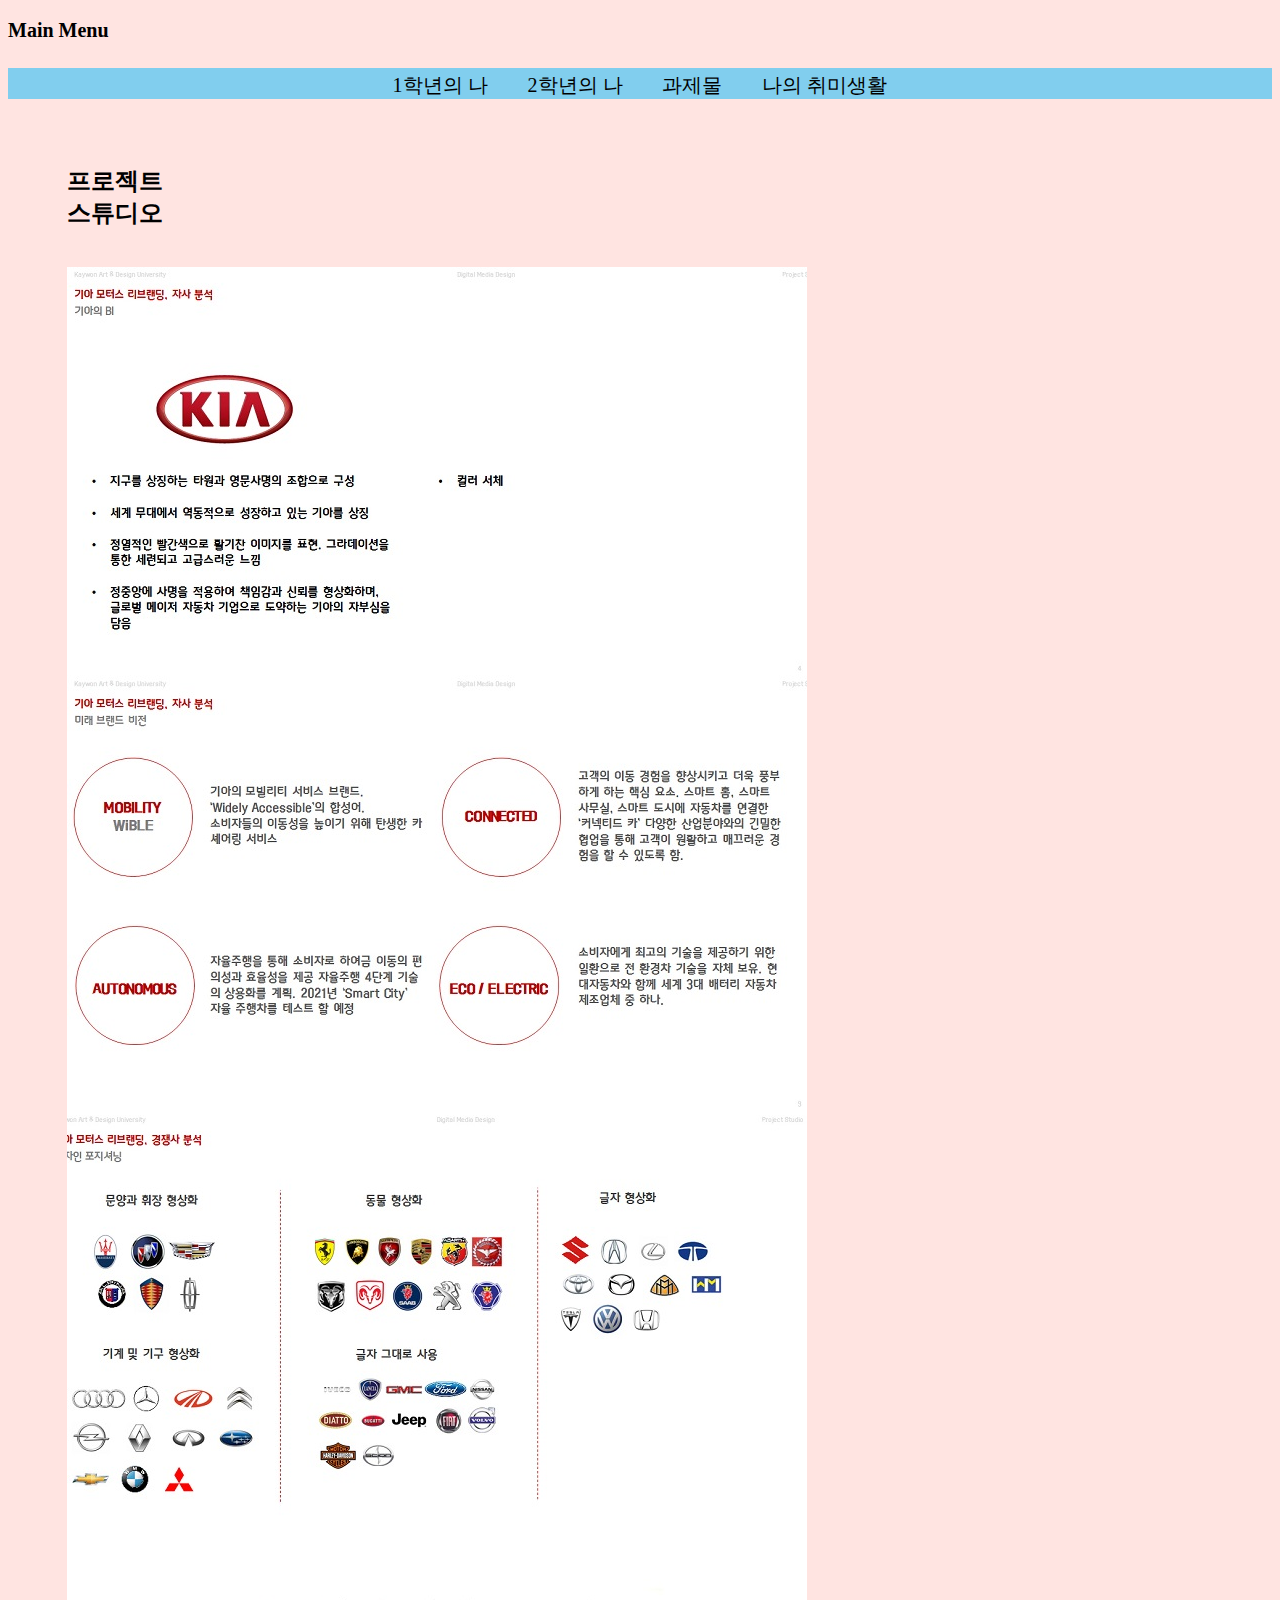
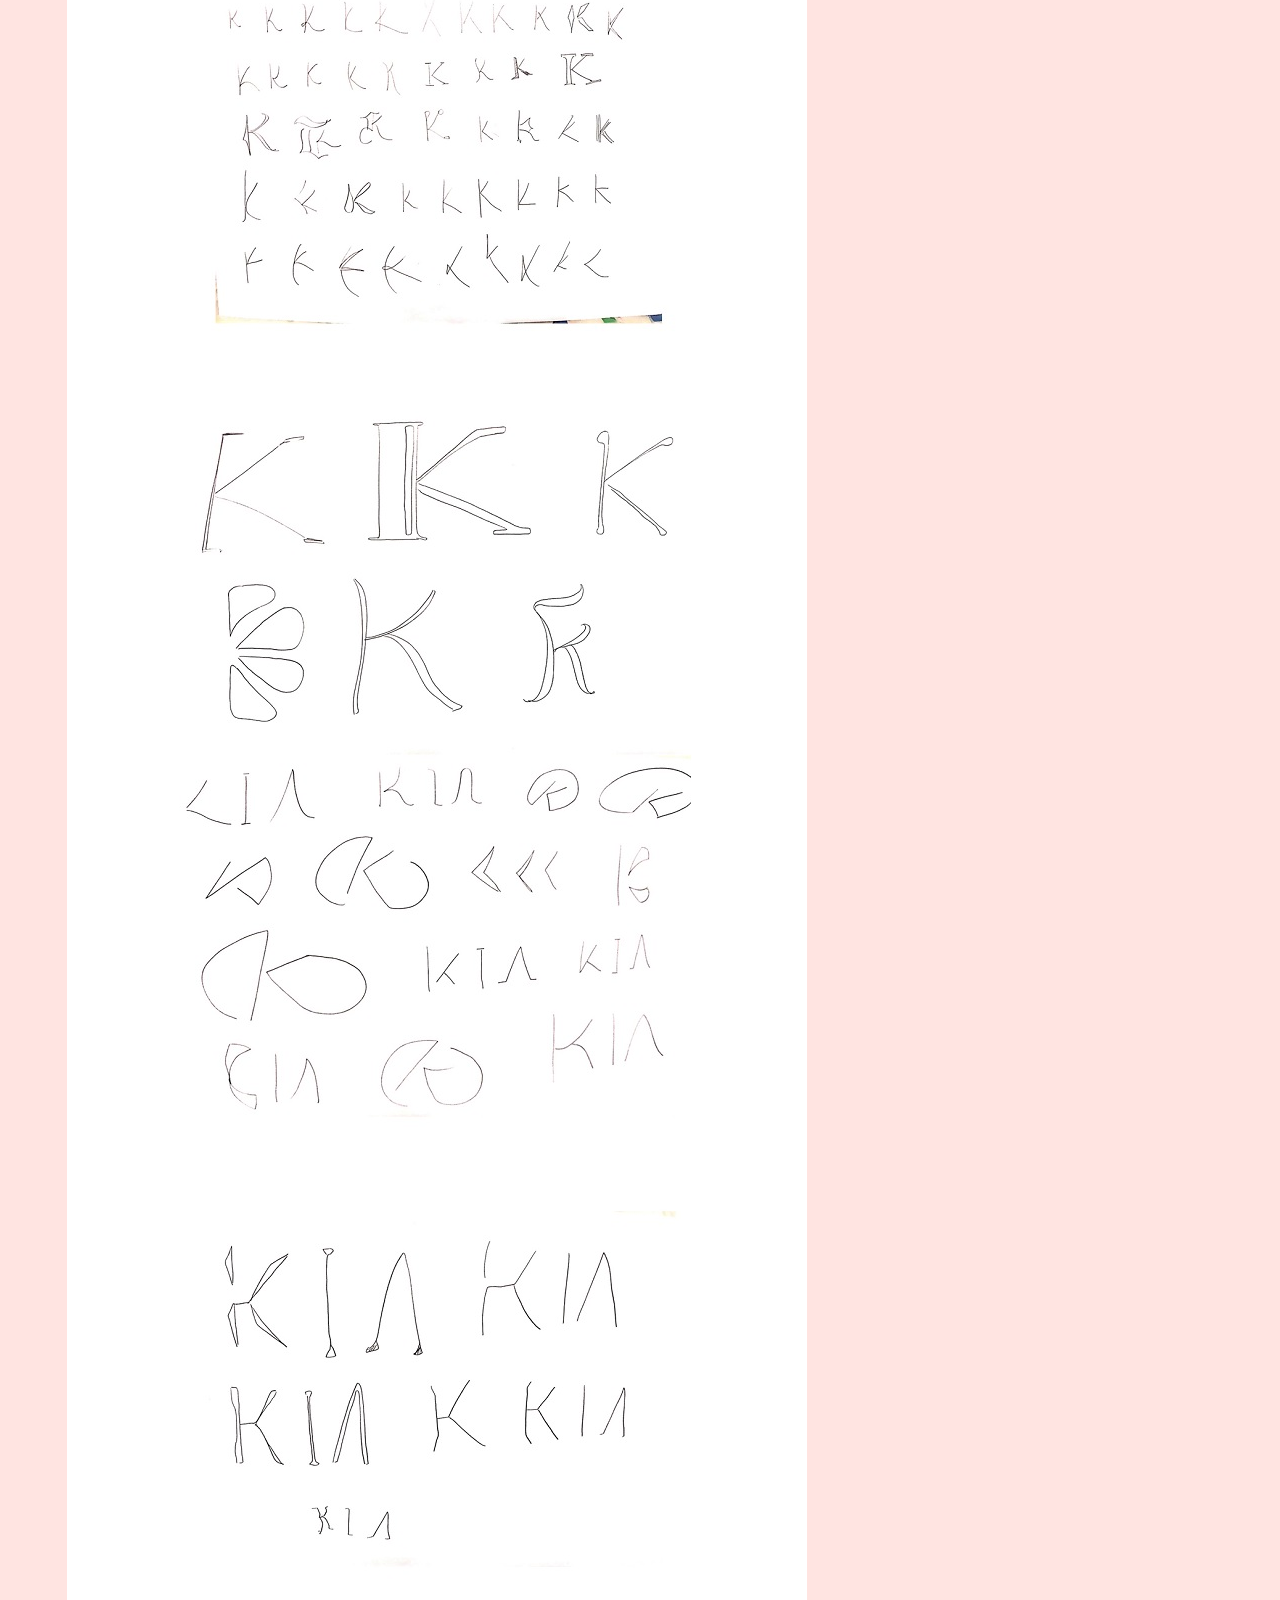
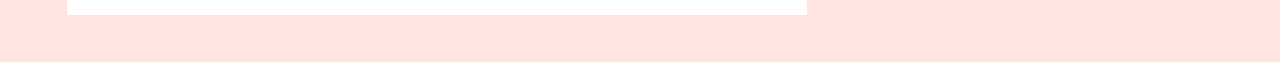
<file: project.html>
<!DOCTYPE html>
<html lang="en" dir="ltr">
  <head>
    <meta charset="utf-8">
    <title>프로젝트 스튜디오</title>



    <style>


      #menu li {display:inline;}

      body {background-color: #ffe4e1;}
      /* p {text-align: center;} */


      *padding { 0;}

      #menu {  padding:30px;  text-align:center;
        font:noto sans;
        font-size: 20pt;
        font-weight: regular;
        padding: 0 20px;
       background-color: #81ceee;}

      #menu li {  display:inline;}

      a {  font-size: 15pt;}
      a:link { color: black; text-decoration: none;}
      a:visited { color: black; text-decoration: none;}
      a:hover { color: gray; text-decoration: none;}


      table {
        border-collapse:collapse;
      }
      table, td, th {
        border:solid 0px #cccccc;
      }
      tr {
        height: 20px;
      }
      #table_title {
        height: 15px;
      }
      #col1 {
        width:90px;
      }
      h2 {
        text-align: left;

      }

      p {
      image:center;
      }



    </style>
  </head>
  <body>
    <body bgcolor="ffe4e1">


      <header>
        <h3><a href="index.html">Main Menu</a></h3>
        <div class="wrapper">

            <nav>
              <ul id="menu">
                <li><a href="one.html">1학년의 나</a></li>  &nbsp;&nbsp;&nbsp;&nbsp;
                <li><a href="two.html">2학년의 나</a></li>  &nbsp;&nbsp;&nbsp;&nbsp;
                <li><a href="three.html">과제물</a></li>      &nbsp;&nbsp;&nbsp;&nbsp;
                <li><a href="four.html">나의 취미생활</a></li>
              </ul>
            </nav>
        </div>
      </header>



    <table>
      <tr id="table_title">
        <th> &nbsp;&nbsp;&nbsp;&nbsp; &nbsp;&nbsp;&nbsp;&nbsp; &nbsp;&nbsp;&nbsp;&nbsp;</th>
        <th><h2>프로젝트<br/>스튜디오</h2></th>
      </tr>
      <tr>
        <th> &nbsp;&nbsp;&nbsp;&nbsp; &nbsp;&nbsp;&nbsp;&nbsp; &nbsp;&nbsp;&nbsp;&nbsp;</th>
        <th id="col1"><p><img src="img/project.jpg"></p><br/></th>
      </tr>
        <br/>

    </table>
   </body>
</html>
</file>
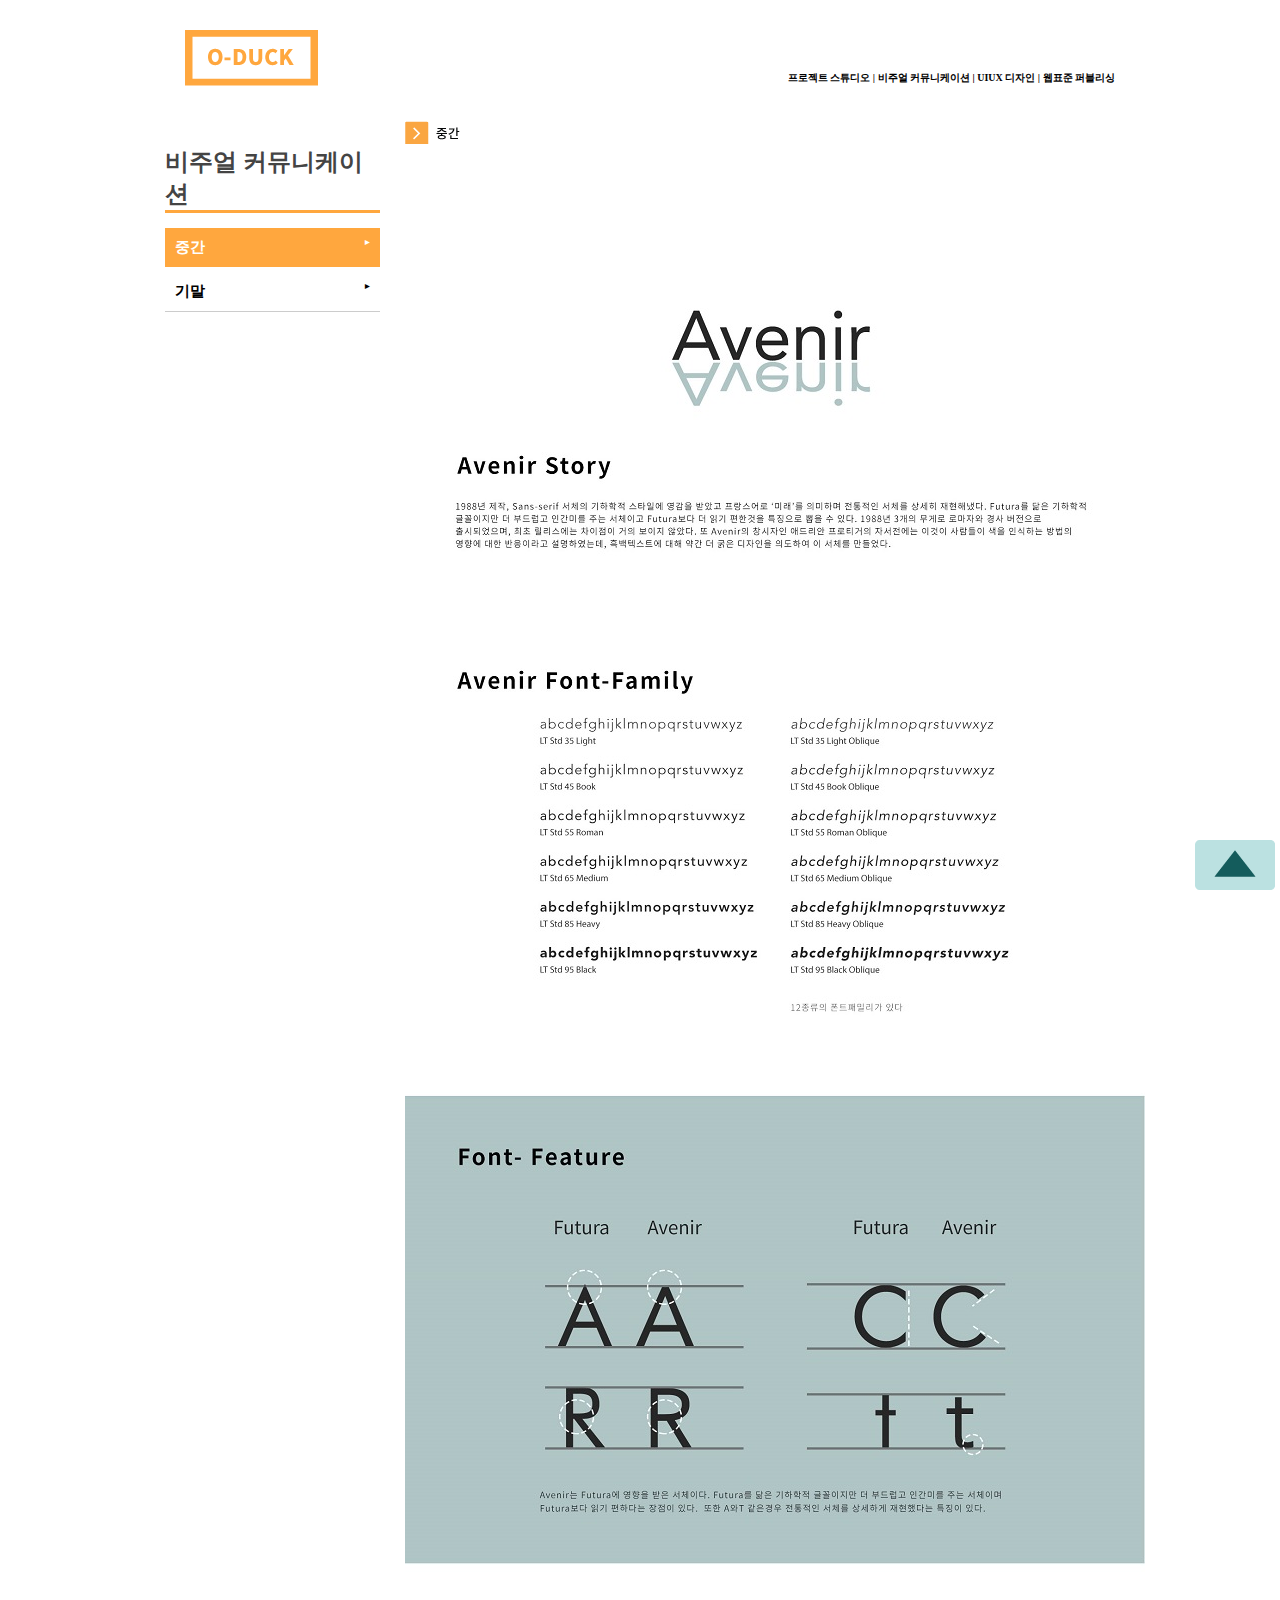
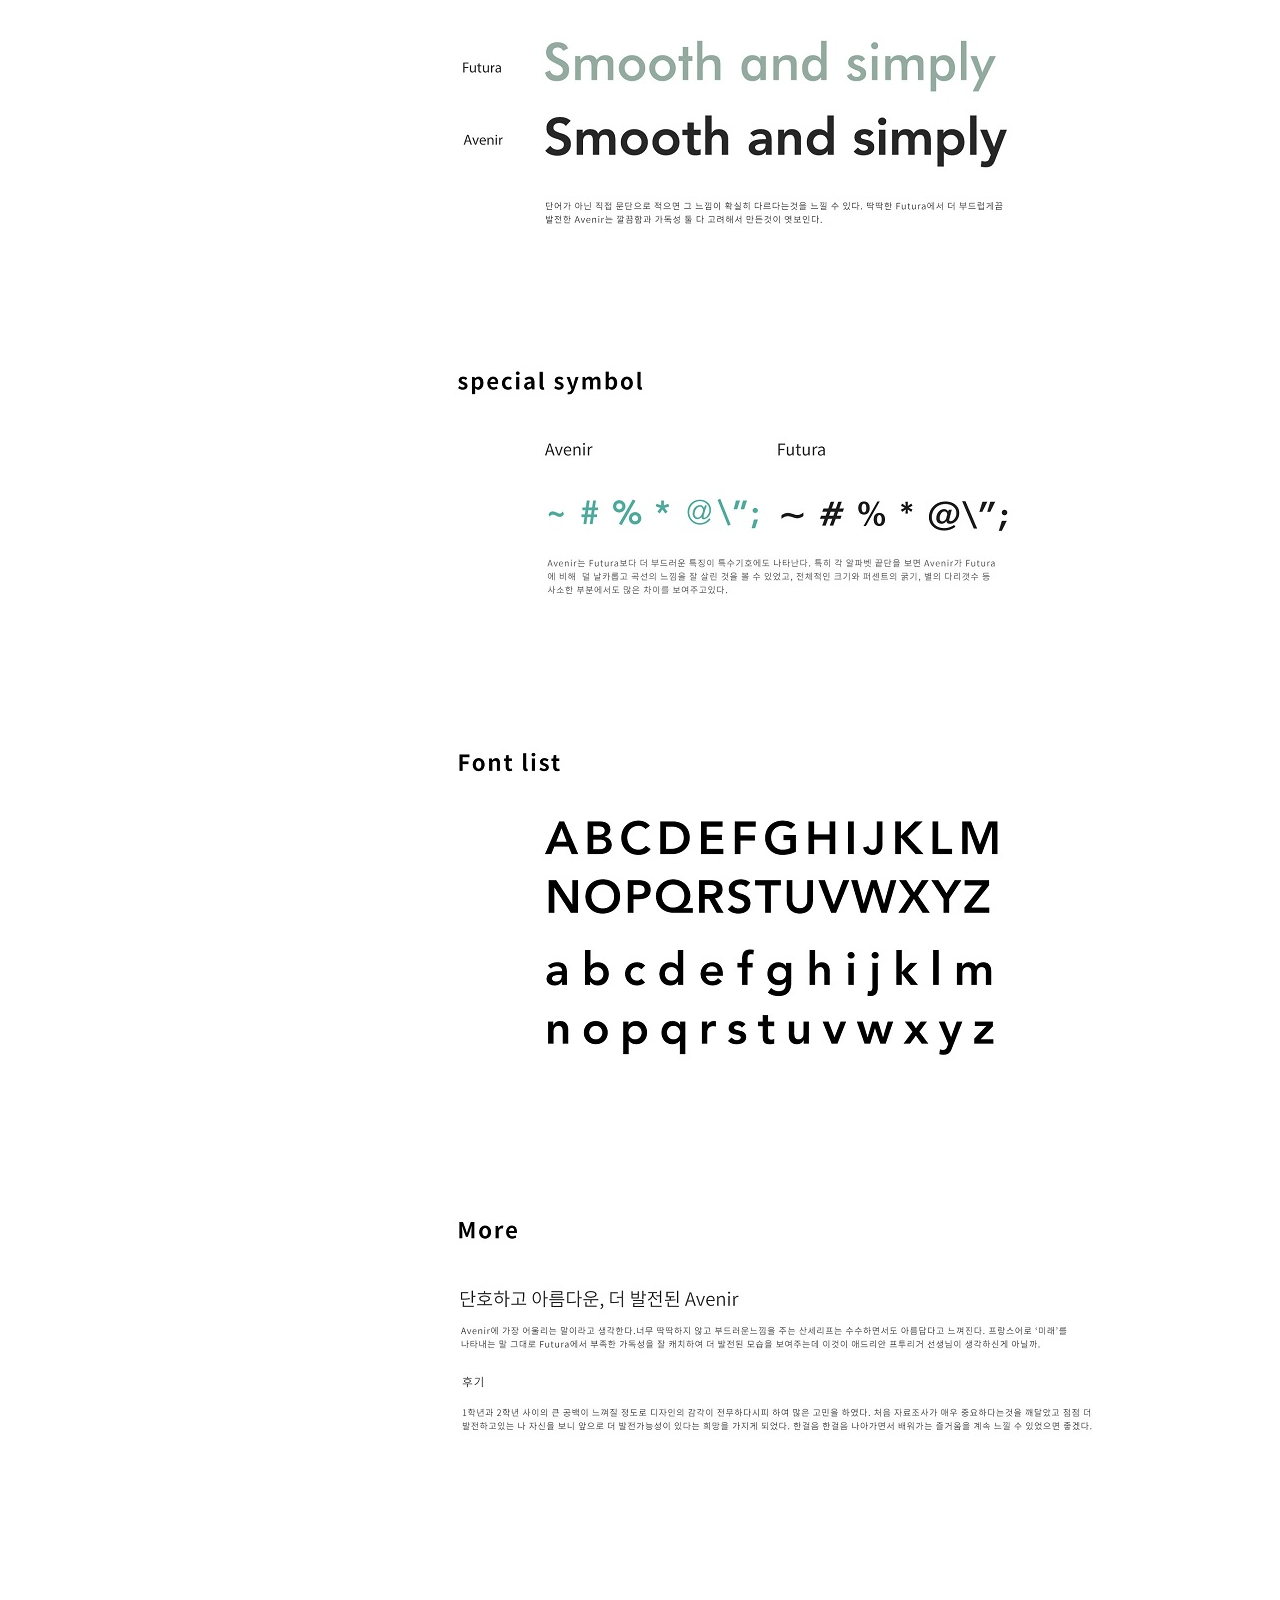
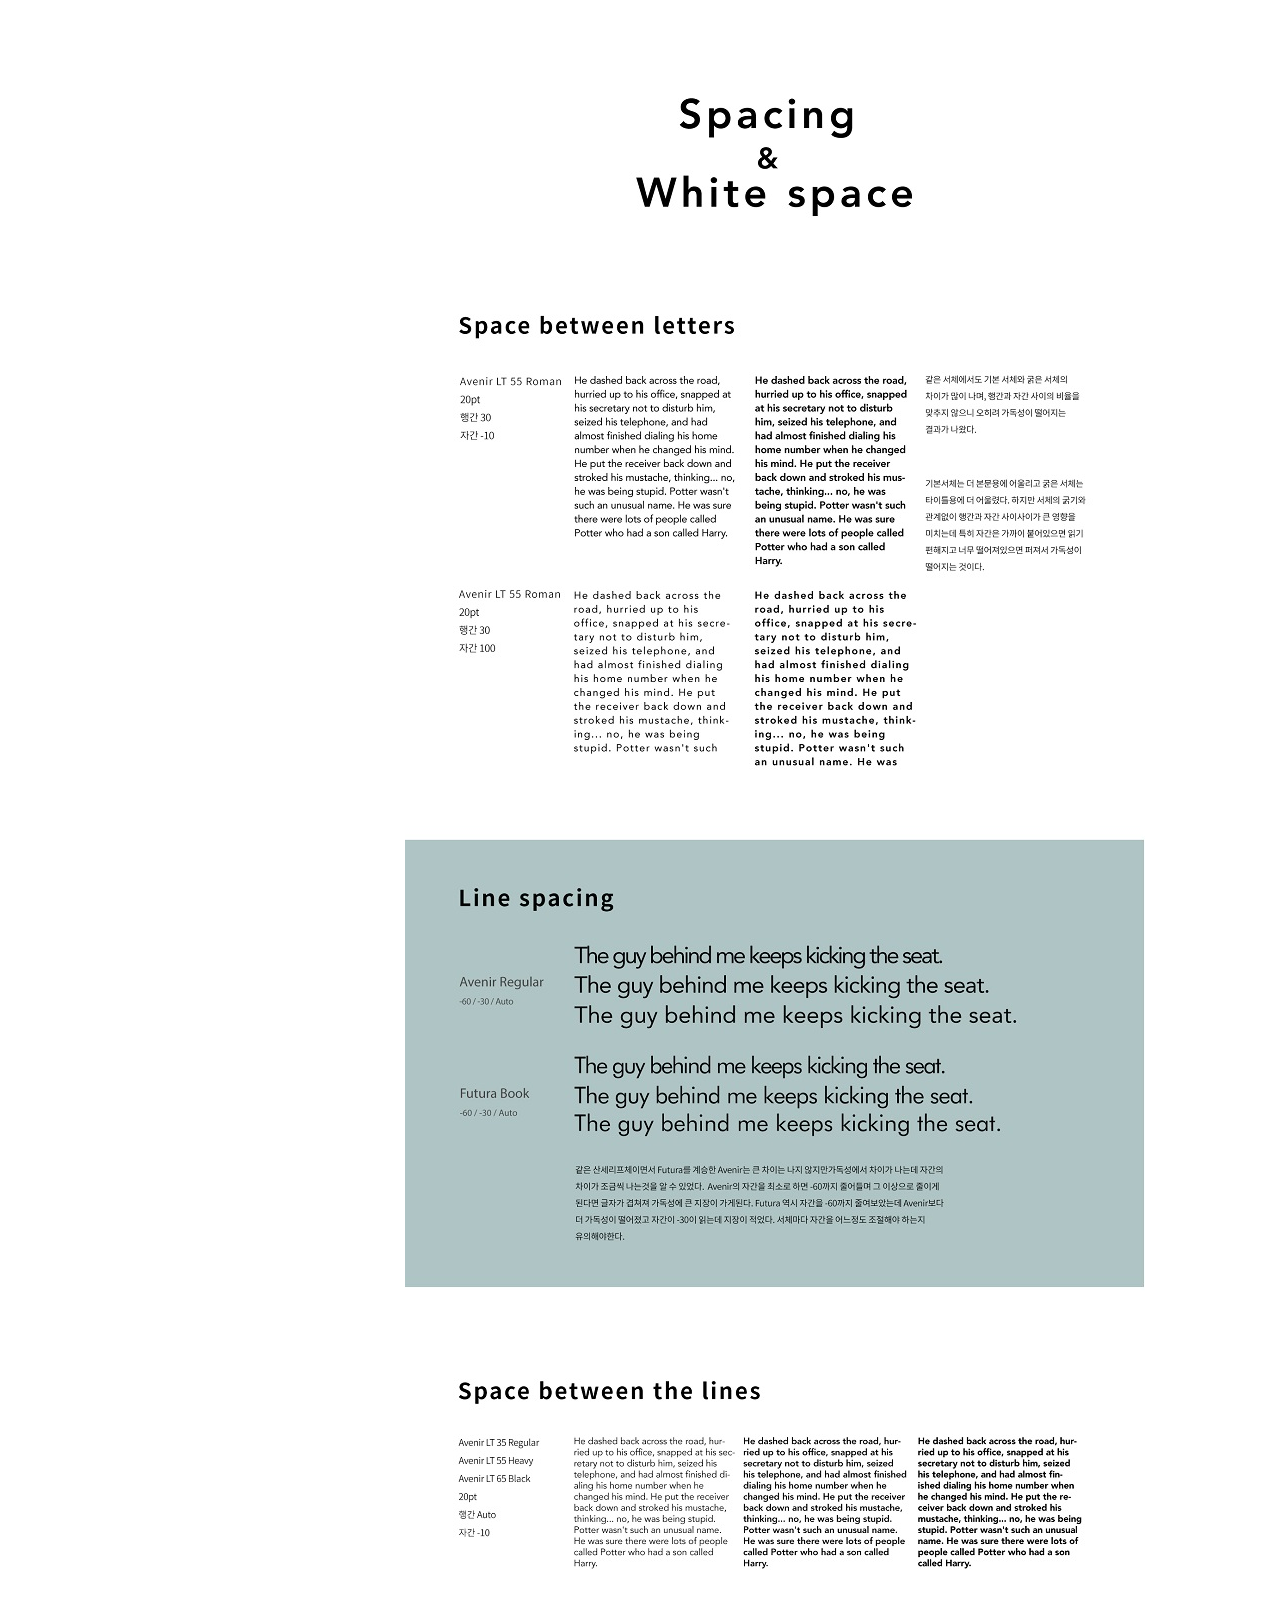
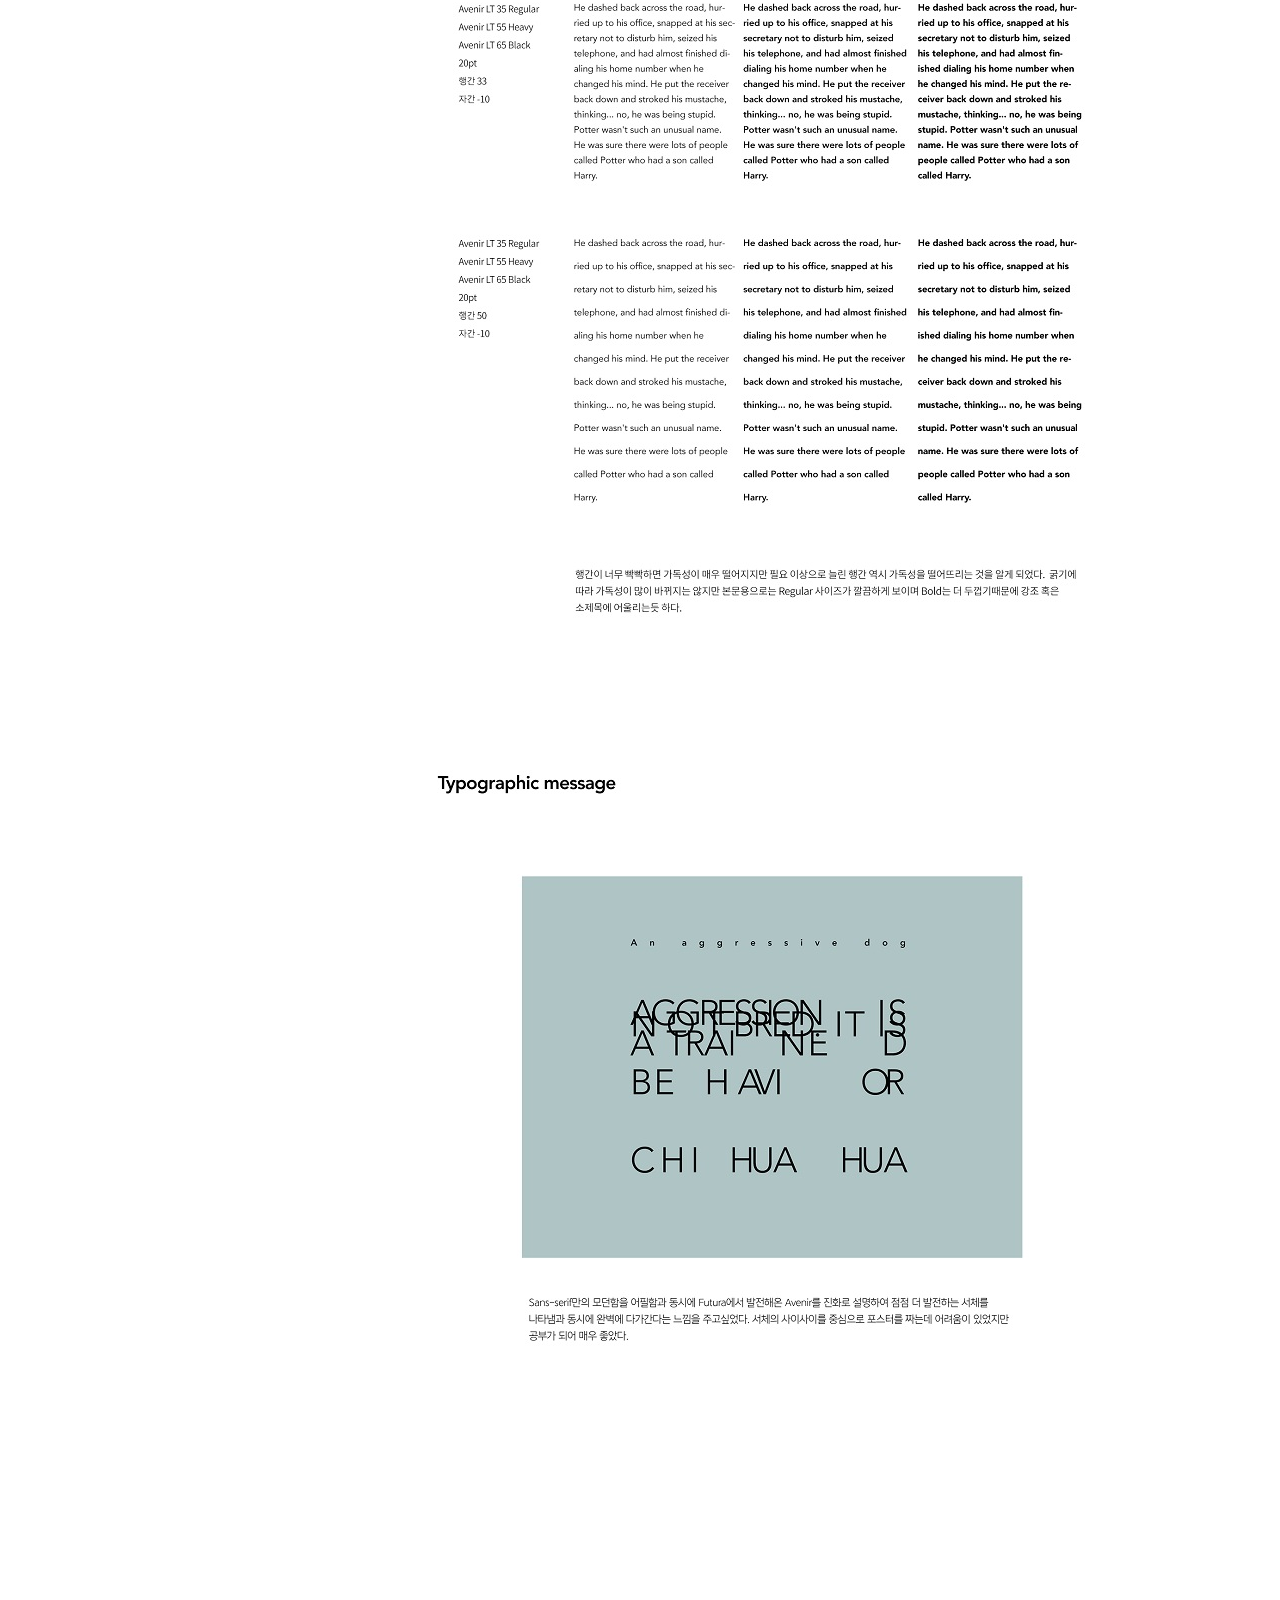
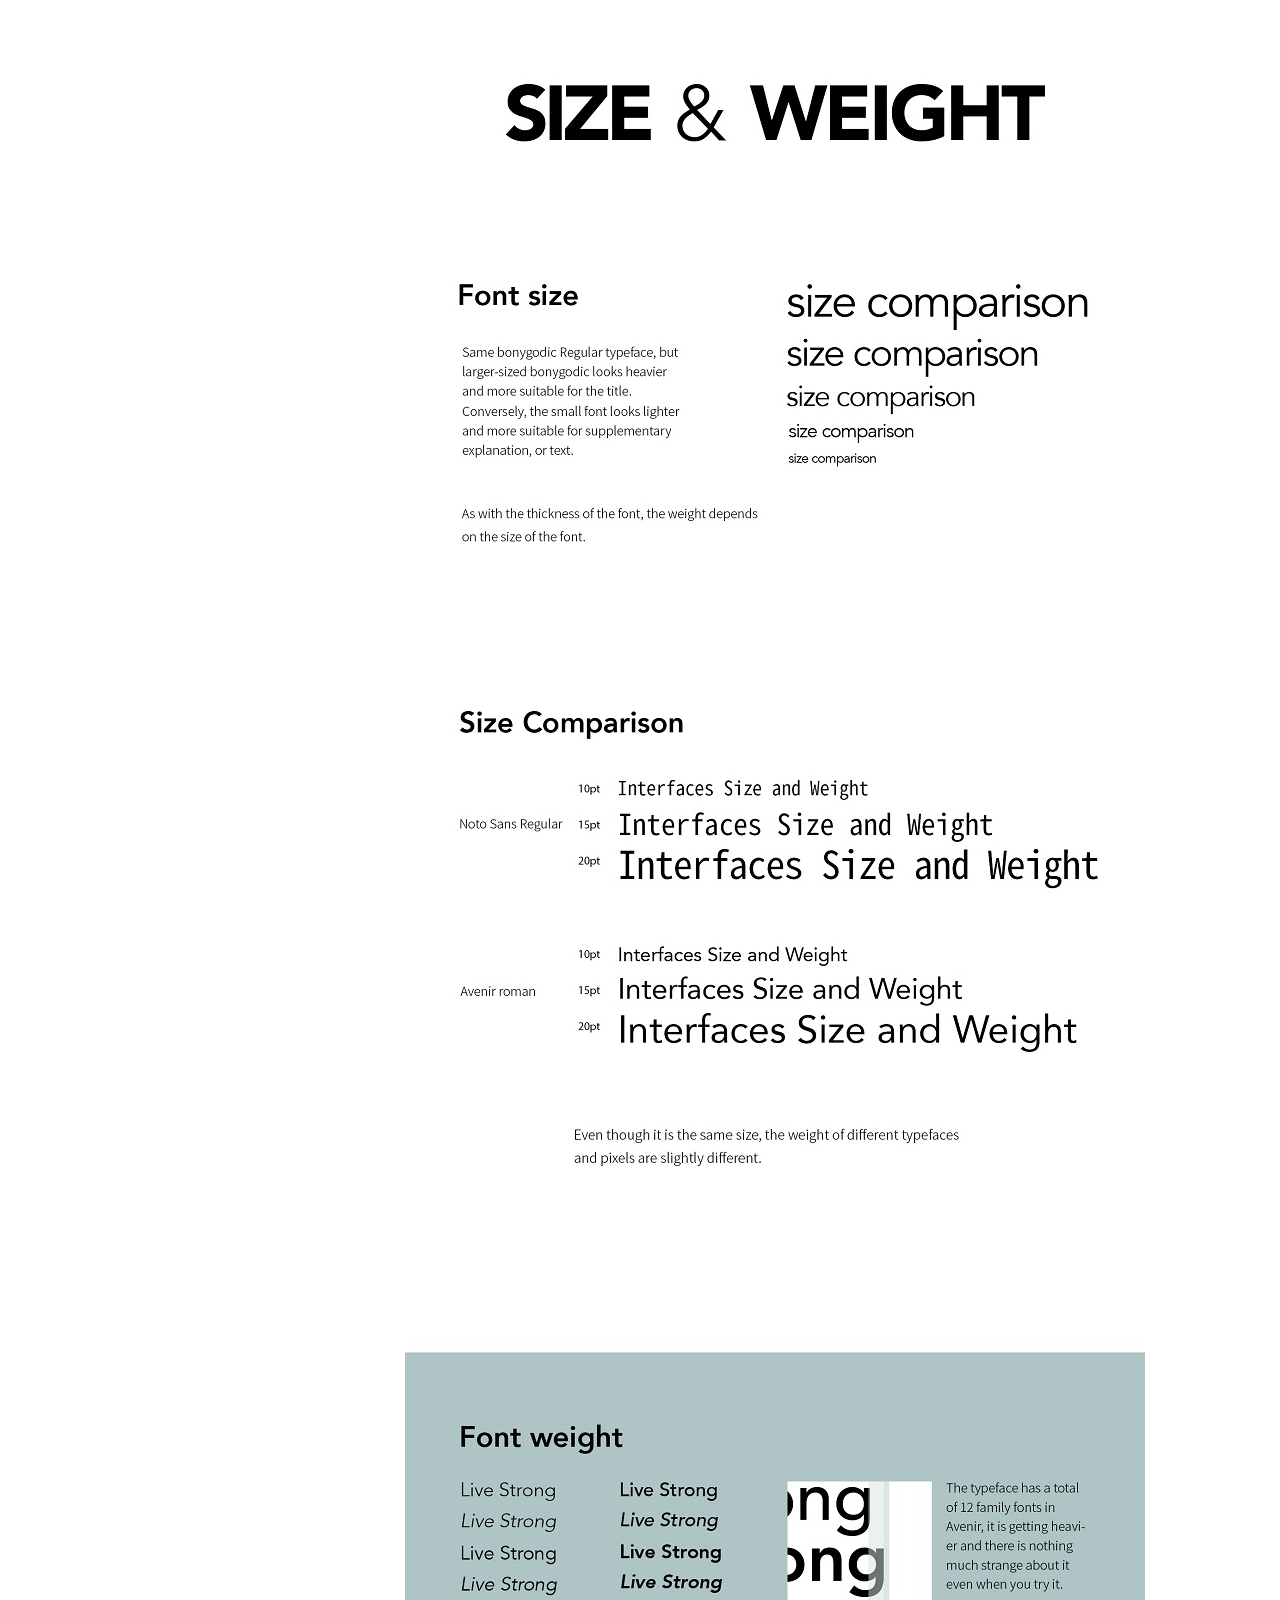
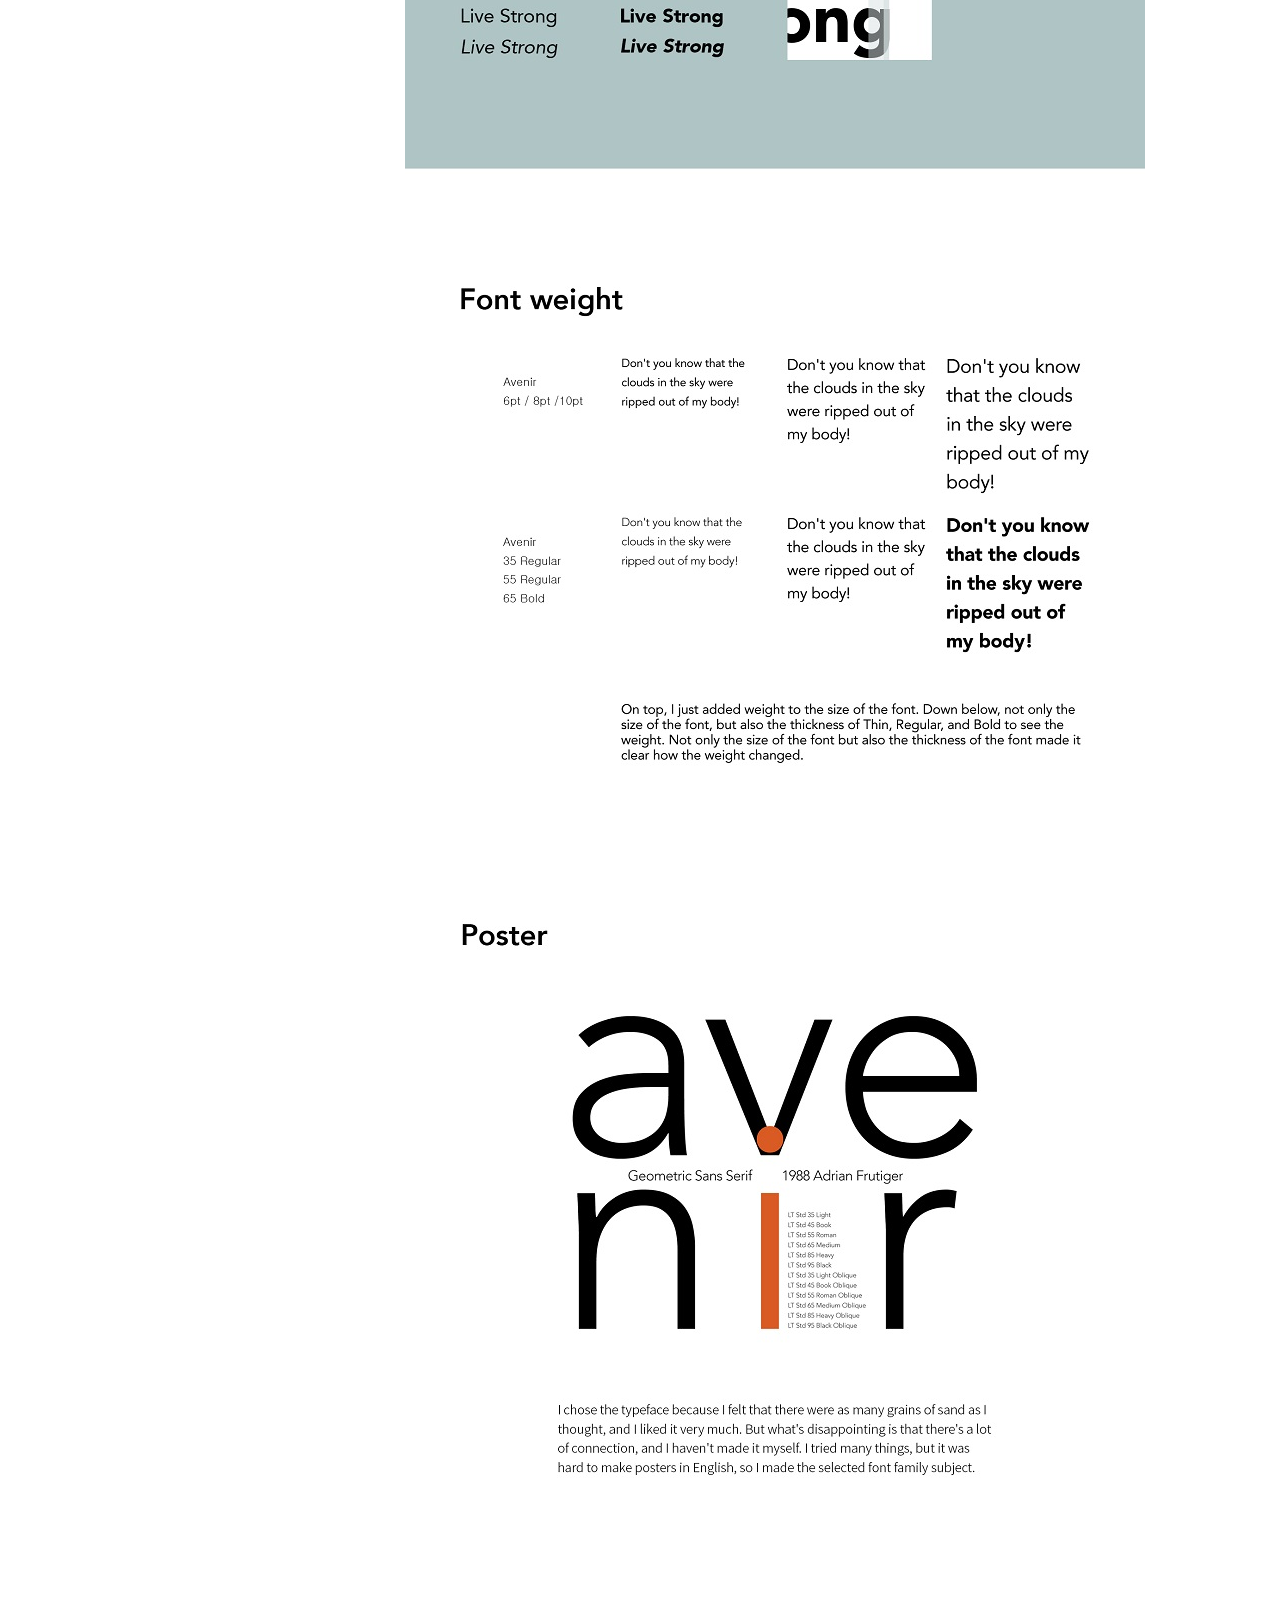
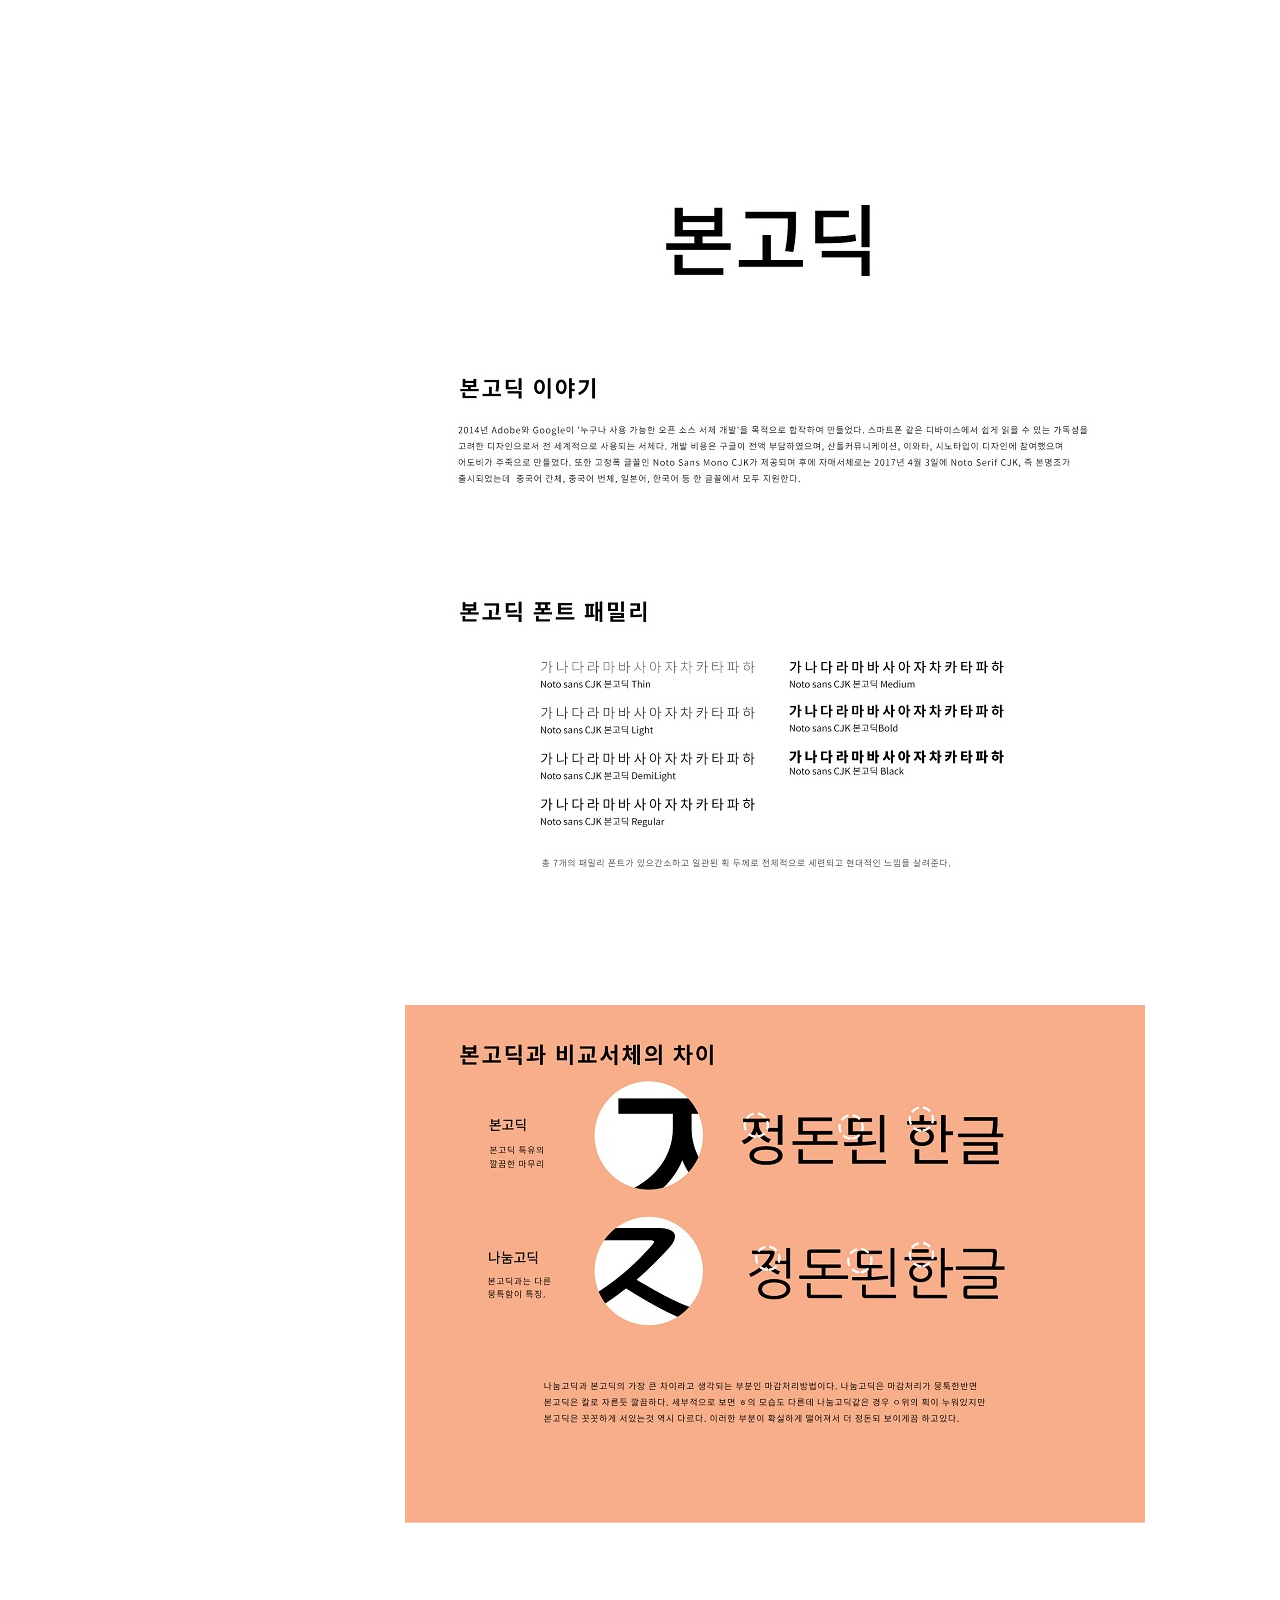
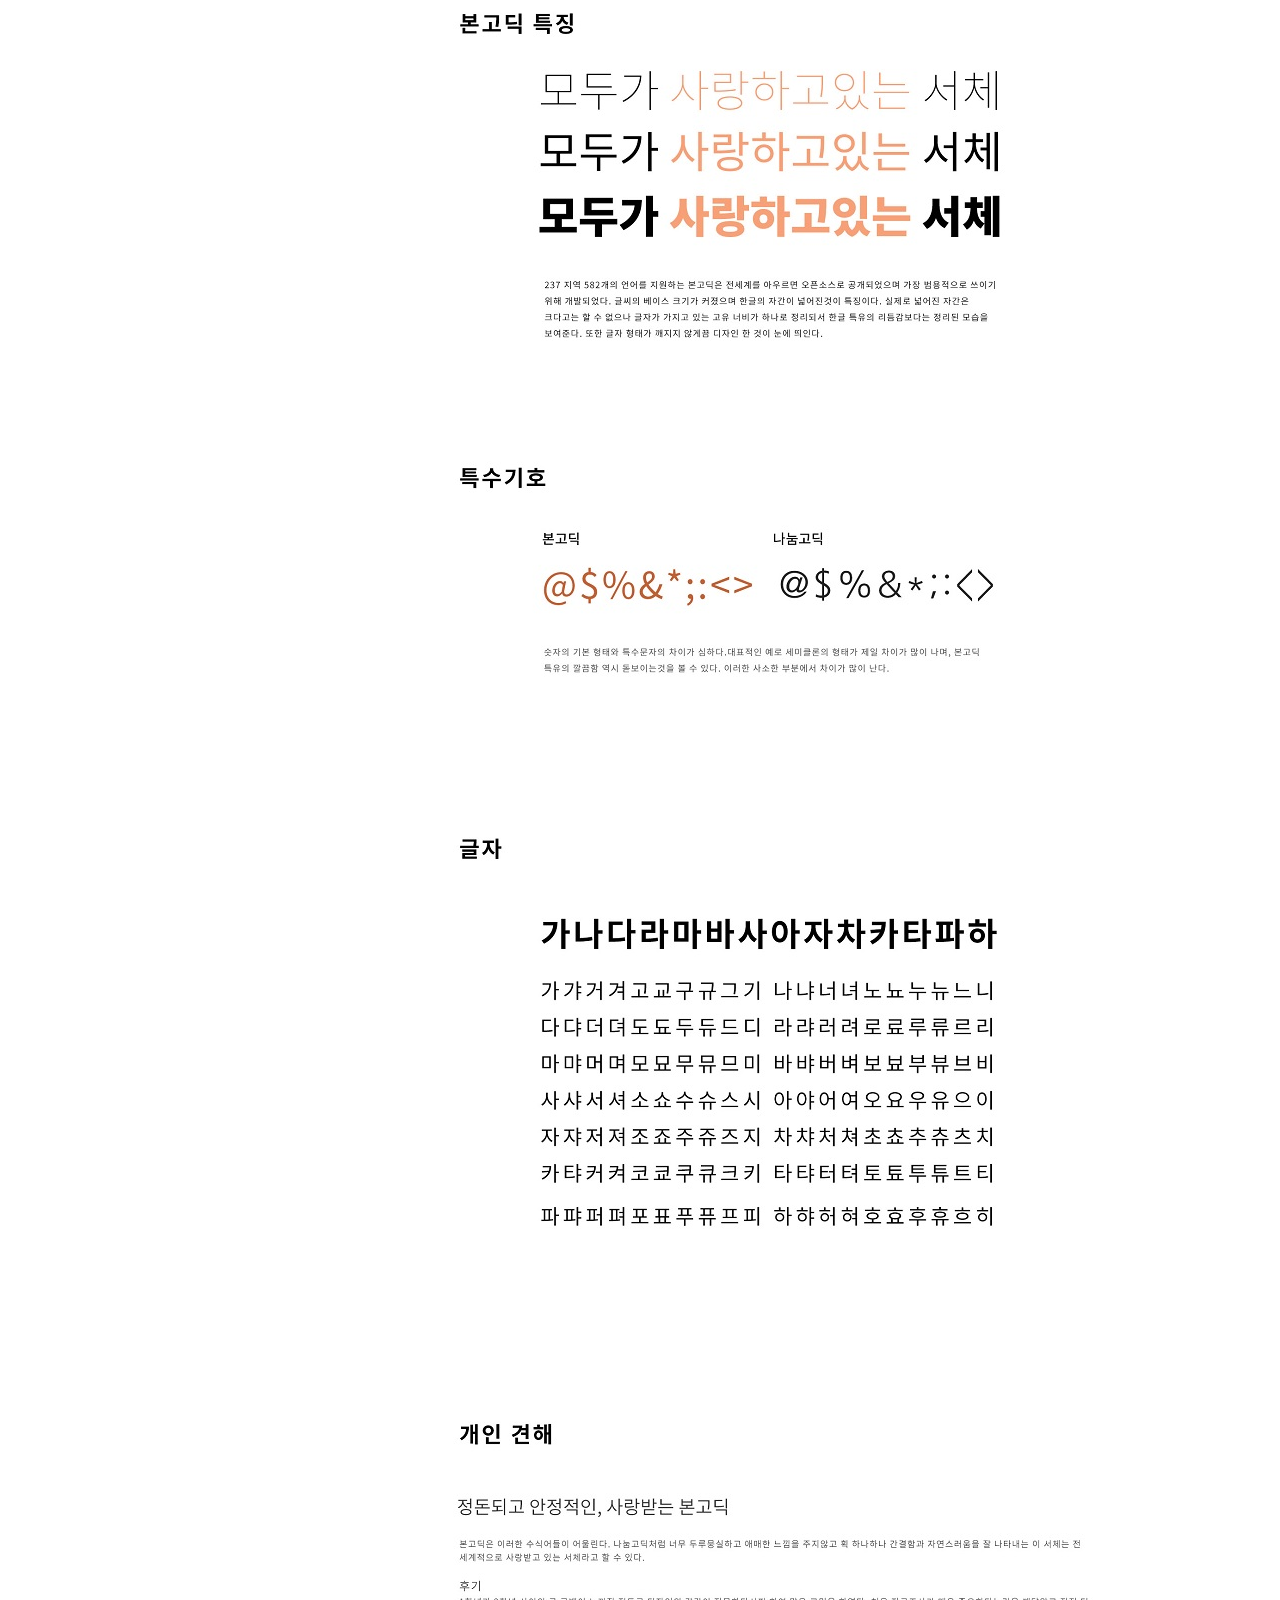
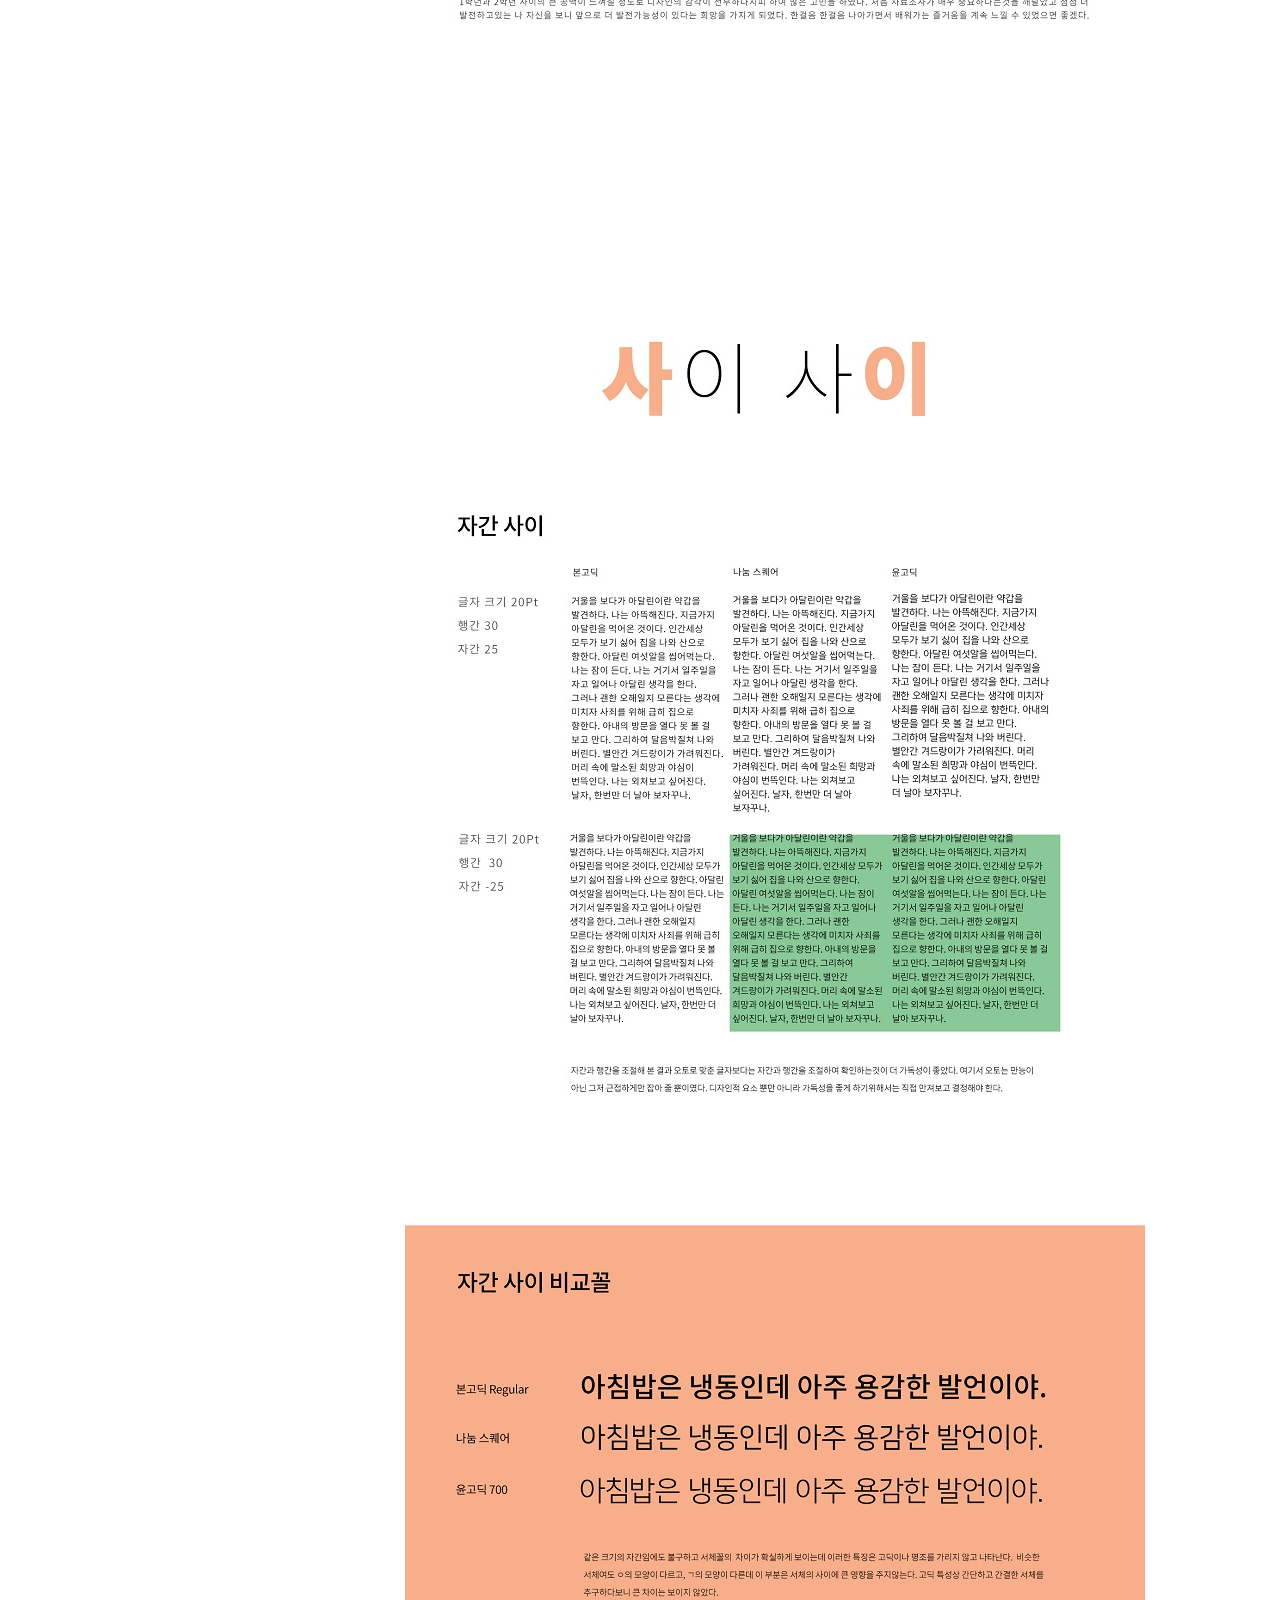
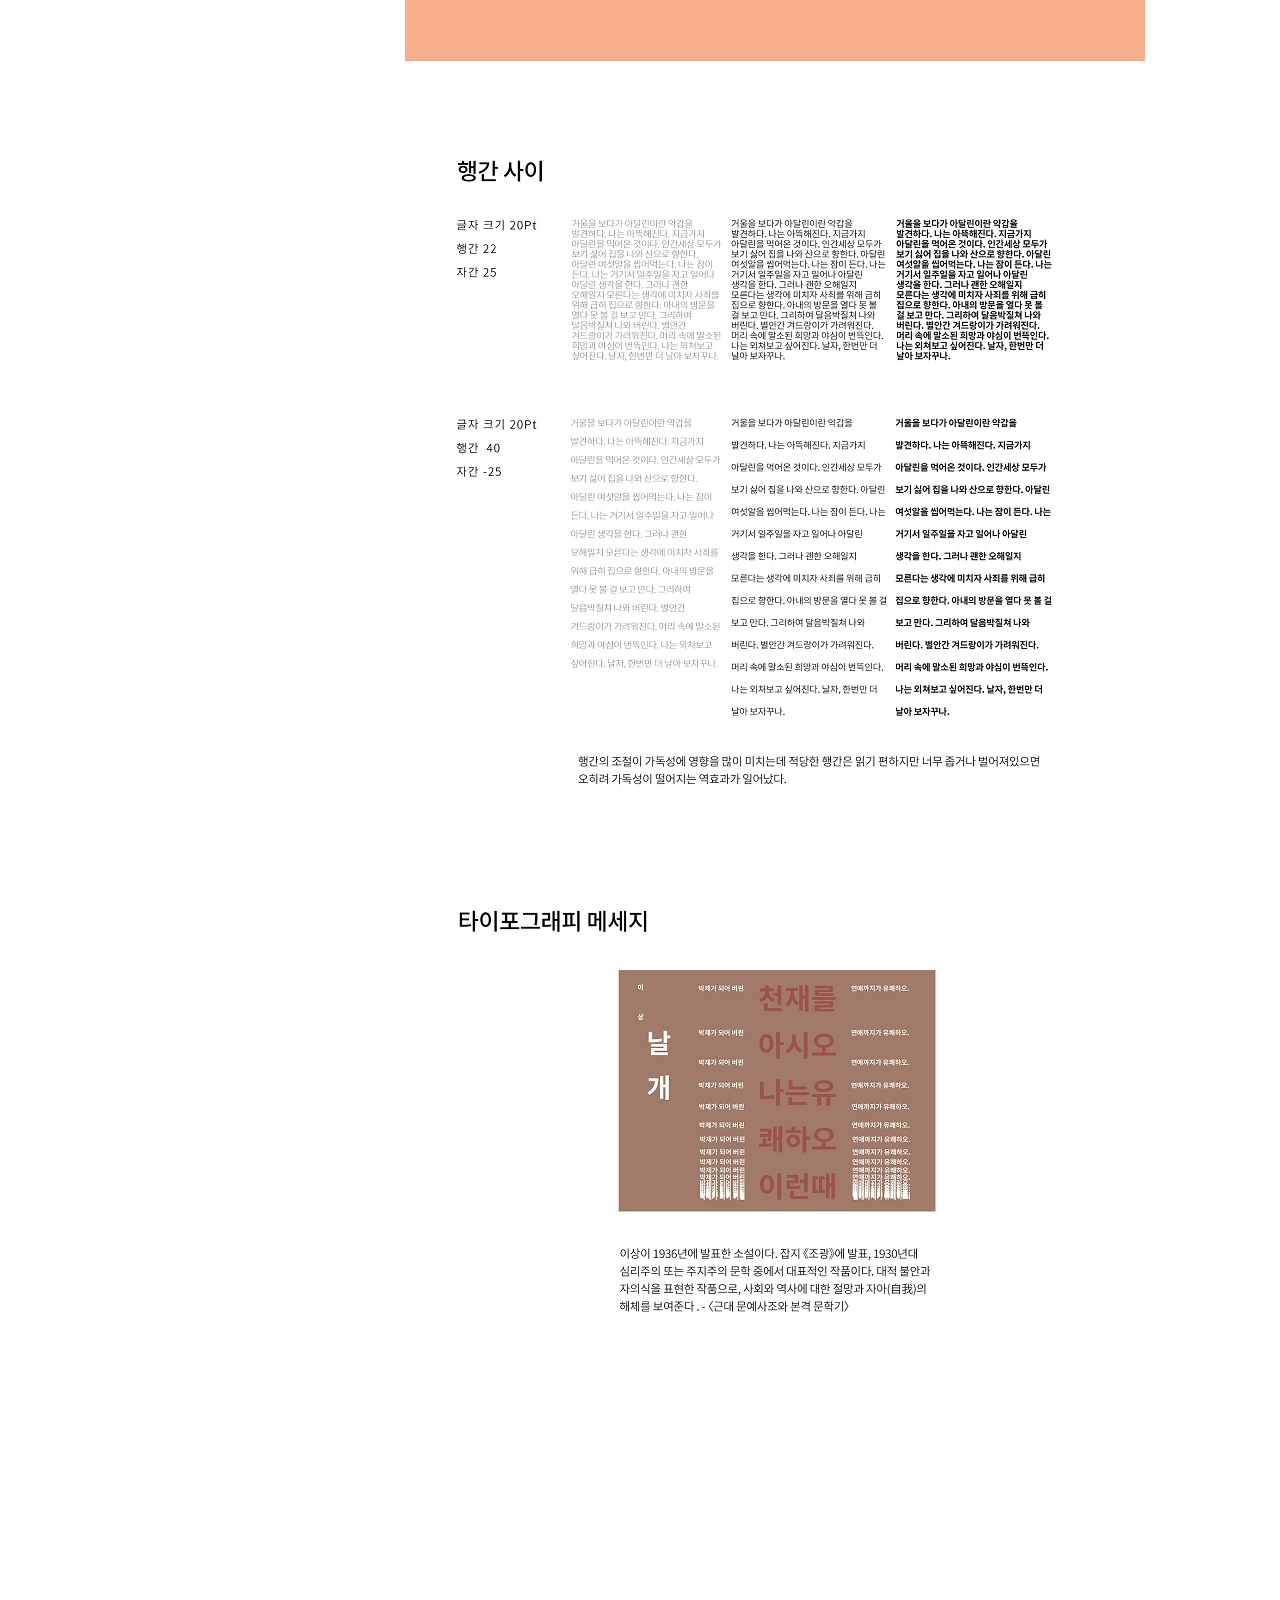
<file: three.html>
<!-- 21561134_황태일 -->
<!DOCTYPE html>
<html lang="en" dir="ltr">
  <head>
    <meta charset="utf-8">
    <meta name="viewport" content="width=device-width, initial-scale=1.0">
    <link rel="stylesheet" type="text/css" href="common.css">
    <title>비주얼 커뮤니케이션-중간</title>
    <style>
#page {
  max-width : 980px;
  margin : 0 auto;
}

* {
  box-sizing : border-box;
  margin : 0;
  padding : 0;
}
ul {
  list-style-type : none;
  font-size : 10px;
}

li {
  font-size: 10px;
}

body {
  font-family : "맑은 고딕", "돋움";
  font-size : 100%;
}
[class*="c_"] {
  float : left;
  padding : 10px;
}
[class*="c_"] {
  width : 100%;
}
.c1 {width:8.33%; float:left; padding : 15px;}
.c2 {width:16.66%; float:left; padding : 15px;}
.c3 {width:25%; float:left; padding : 15px;}
.c4 {width:33.33%; float:left; padding : 15px;}
.c5 {width:41.66%; float:left; padding : 15px;}
.c6 {width:50%; float:left; padding : 15px;}
.c7 {width:58.33%; float:left; padding : 15px;}
.c8 {width:66.66%; float:left; padding : 15px;}
.c9 {width:75%; float:left; padding : 15px;}
.c10 {width:83.33%; float:left; padding : 15px;}
.c11 {width:91.66%; float:left; padding : 15px;}
.c12 {width:100%; float:left; padding : 15px;}

@media only screen and (min-width : 600px) {
  .c_m_1 {width:8.33%;}
  .c_m_2 {width:16.66%;}
  .c_m_3 {width:25%;}
  .c_m_4 {width:33.33%;}
  .c_m_5 {width:41.66%;}
  .c_m_6 {width:50%;}
  .c_m_7 {width:58.33%;}
  .c_m_8 {width:66.66%;}
  .c_m_9 {width:75%;}
  .c_m_10 {width:83.33%;}
  .c_m_11 {width:91.66%;}
  .c_m_12 {width:100%;}
}

@media only screen and (min-width : 768px) {
  .c_1 {width:8.33%;}
  .c_2 {width:16.66%;}
  .c_3 {width:25%;}
  .c_4 {width:33.33%;}
  .c_5 {width:41.66%;}
  .c_6 {width:50%;}
  .c_7 {width:58.33%;}
  .c_8 {width:66.66%;}
  .c_9 {width:75%;}
  .c_10 {width:83.33%;}
  .c_11 {width:91.66%;}
  .c_12 {width:100%;}
}



header #logo {
  float : left;
  margin : 15px 0 0 20px;
}
header #moto {
  float :left;
  margin : 15px 0 0 20px;
}
header #top_menu {
  float : right;
  margin : 50px 0 0 0;
}
header #top_menu li {
  display : inline;
}
.line {
  margin-top : 25px;
  border-top : solid 1px #cccccc;
}
header nav ul {
  margin-top : 25px;
}
header nav li {
  display : inline;
}
header nav li.item {
  margin-left : 40px;
}





main {
    margin-top:10px;
}
/* main#photos img {
  width :100%;
}
 */

#banner {
    height:95px;
    background-color:#FFA73E;
}
#banner ul {
    margin-top:10px;
}
#banner li {
    display:inline;
    margin-left:48px;
}




#customer {
    width:300px;
    height:111px;
    float:left;
    margin-top:20px;
}
 #customer .title {
    margin-left:10px;
    float:left;
}
#customer .more {
    float:right;
}
#customer .phone {
    margin-left:10px;
}
#notice {
    width:300px;
    height:111px;
    float:left;
    margin-top:20px;
    margin-left:40px;
    font-size : 10px;
}
#notice .title {
    margin-left:10px;
    float:left;
}
#notice .more {
    float:right;
}
#notice ul {
    margin-top:12px;
    color:#666666;
}
#notice li {
    margin-top:5px;
}
#notice .subject {
    float:left;
    margin-left:10px;
}
#notice .date {
    float:right;
    margin-right:5px;
}
#faq {
    width:300px;
    height:111px;
    float:left;
    margin-top:20px;
    margin-left:30px;
}





#sitemap {
    padding:20px 0 0 15px;
}
#sitemap div {
    height:140px;
    float:left;
    margin:0 15px 0 15px;
}
#sitemap h3{
    font-size:15px;
    color:#FFA73E;
    margin-left:16px;
}
#sitemap ul{
    color:#666666;
}




footer {
  height : 60px;
  padding : 10px;
  clear : both;
  text-align : center;
  background-color : #eeeeee;
}




aside {
    width:180px;
    float:left;
    margin-top:30px;
}
aside h2 {
    margin:5px;
    border-bottom:solid 3px #FFA73E;
}
aside .col1 {
    float:left;
    font-size:15px;
}
aside .col2 {
    float:right;
    font-size:6px;
}

aside ul {
    margin:15px 5px 5px 5px;
}
aside li {
    padding:12px;
    border-bottom:solid 1px #cccccc;
}
aside li.selected {
    border:0;
    background-color:#FFA73E;
    color:#ffffff;
}
aside li.end {
    border-bottom:solid 3px #cccccc;
}
aside #customer {
    margin:30px 0 0 8px;
}
aside#photos img {
  width : 100%;
}
aside#photos li {
  margin : 5px 0 0 0;
}
aside#menu li {
  padding : 10px;
  margin : 5px 0 0 0;
  text-align : center;
}




section {
    width:772px;
    height:470px;
    float:left;
    margin-left:26px;
    margin-top:30px;
}
section #sub_img {
    margin-top:5px;
}
section .product {
    width:761px;
    height:70px;
    margin-top:20px;
    padding:15px 5px 5px 5px;
    border-top:solid 2px #FFA73E;
}
section .product h3 {
    float:left;
}
section .product .btns {
    float:left;
    margin-left:20px;
}
section .product ul {
    margin-top:10px;
}
section .product li {
    margin:3px;
}


    </style>


</head>
<body>


<div id="page">
  <header class="c12">
  <a href="index.html"><img id="logo" src="img/logo.gif"></a>
  <ul id="top_menu">
    <a href="one.html"><li>프로젝트 스튜디오 | </li></a>
    <a href="three.html"><li>비주얼 커뮤니케이션  | </li></a>
    <a href="five.html"><li>UIUX 디자인 | </li></a>
    <a href="seven.html"><li>웹표준 퍼블리싱 </li></a>
  </ul>
  <div class="clear"></div>


</header>


  <aside id="menu" class="c_m_3 c_3">
    <h2>비주얼 커뮤니케이션</h2>
      <ul>
        <a href="three.html"><li class="selected"><div class="col1">중간</div>
          <div class="col2">▶</div>
          <div class="clear"></div>
        </li>
        </a>
        <a href="four.html"><li><div class="col1">기말</div>
          <div class="col2">▶</div>
          <div class="clear"></div>
        </li>
        </a>
      </ul>
  </aside>

<main class="c_m_12 c_9">
    <div><img src="img/junggan.png"></div>
    <div  id="photos"><img src="img/veone.jpg"></div>
    <div  id="photos"><img src="img/vetwo.jpg"></div>
    <div  id="photos"><img src="img/vethree.jpg"></div>
    <div  id="photos"><img src="img/vhone.jpg"></div>
    <div  id="photos"><img src="img/vhtwo.jpg"></div>
    <div  id="photos"><img src="img/vhthree.jpg"></div>
    <div  id="photos"><img src="img/visual.jpg"></div>

  <div class="clear"></div>
</main>




<footer class="c12">
  COPYRIGHT(C) 황태일 ALL Rights Reseved.
</footer>
</div>

<a  style="position: fixed; bottom: 5px; right: 5px;" href="#">
  <img src="img/gotop.png" title="맨 위로"></a>



</body>
</html>
</file>
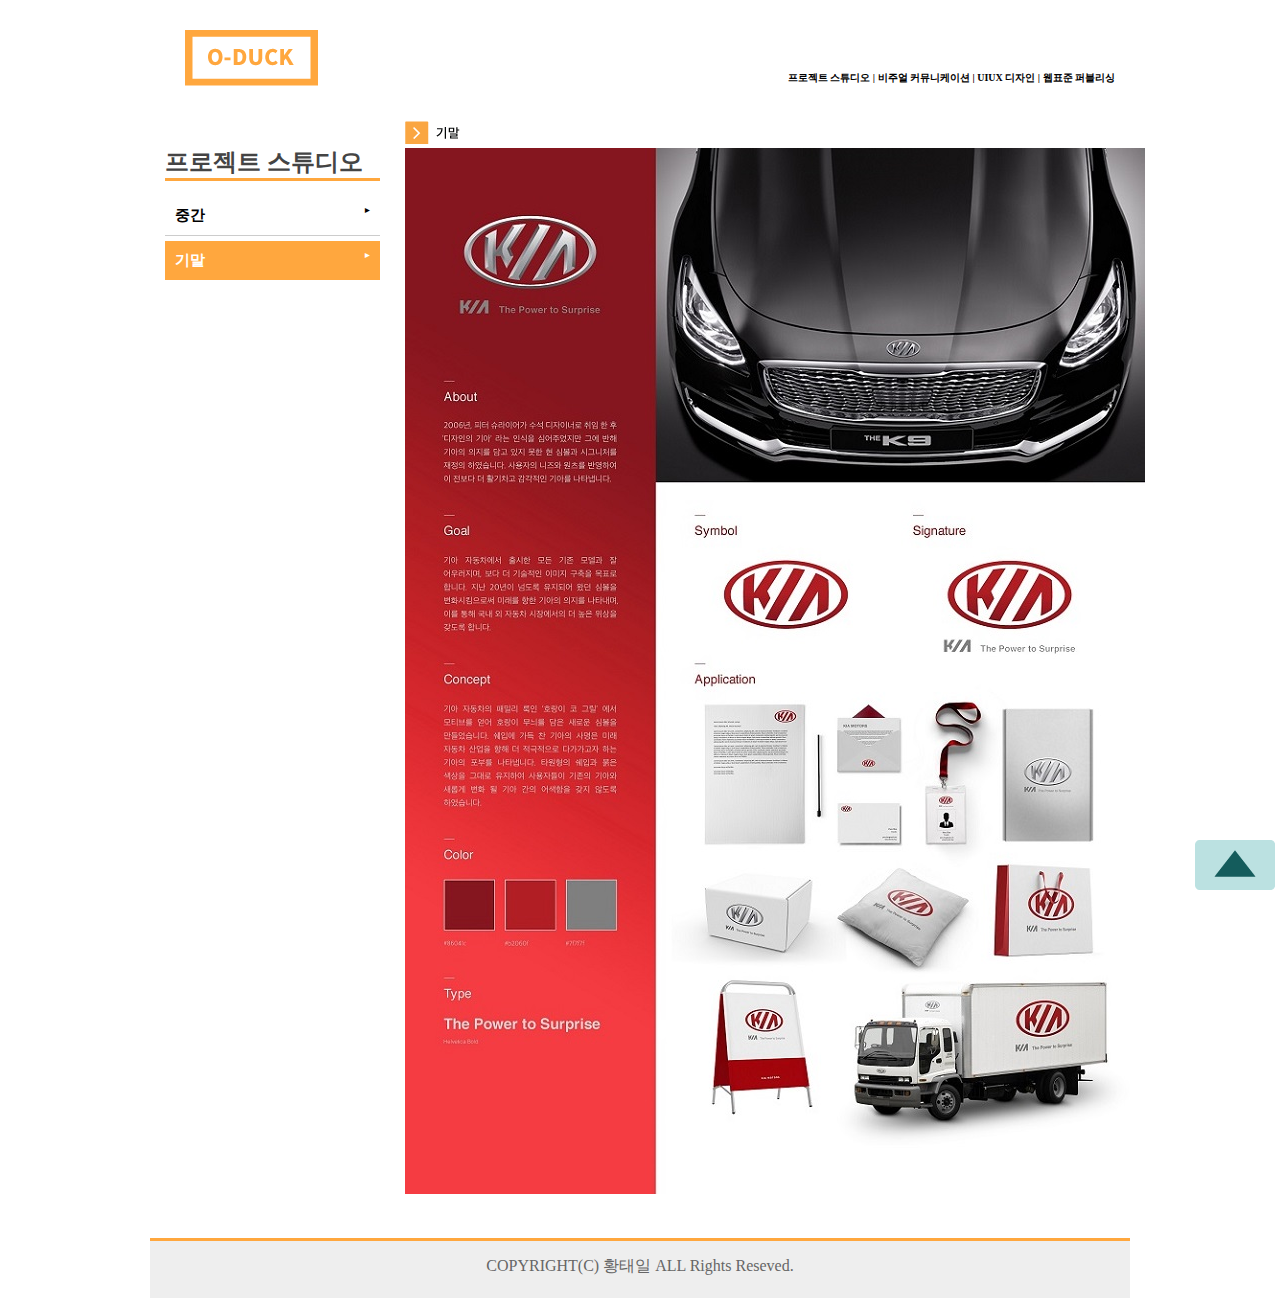
<file: two.html>
<!-- 21561134_황태일 -->
<!DOCTYPE html>
<html lang="en" dir="ltr">
  <head>
    <meta charset="utf-8">
    <meta name="viewport" content="width=device-width, initial-scale=1.0">
    <link rel="stylesheet" type="text/css" href="common.css">
    <title>프로젝트 스튜디오-기말</title>
    <style>
#page {
  max-width : 980px;
  margin : 0 auto;
}

* {
  box-sizing : border-box;
  margin : 0;
  padding : 0;
}
ul {
  list-style-type : none;
  font-size : 10px;
}

li {
  font-size: 10px;
}

body {
  font-family : "맑은 고딕", "돋움";
  font-size : 100%;
}
[class*="c_"] {
  float : left;
  padding : 10px;
}
[class*="c_"] {
  width : 100%;
}
.c1 {width:8.33%; float:left; padding : 15px;}
.c2 {width:16.66%; float:left; padding : 15px;}
.c3 {width:25%; float:left; padding : 15px;}
.c4 {width:33.33%; float:left; padding : 15px;}
.c5 {width:41.66%; float:left; padding : 15px;}
.c6 {width:50%; float:left; padding : 15px;}
.c7 {width:58.33%; float:left; padding : 15px;}
.c8 {width:66.66%; float:left; padding : 15px;}
.c9 {width:75%; float:left; padding : 15px;}
.c10 {width:83.33%; float:left; padding : 15px;}
.c11 {width:91.66%; float:left; padding : 15px;}
.c12 {width:100%; float:left; padding : 15px;}

@media only screen and (min-width : 600px) {
  .c_m_1 {width:8.33%;}
  .c_m_2 {width:16.66%;}
  .c_m_3 {width:25%;}
  .c_m_4 {width:33.33%;}
  .c_m_5 {width:41.66%;}
  .c_m_6 {width:50%;}
  .c_m_7 {width:58.33%;}
  .c_m_8 {width:66.66%;}
  .c_m_9 {width:75%;}
  .c_m_10 {width:83.33%;}
  .c_m_11 {width:91.66%;}
  .c_m_12 {width:100%;}
}

@media only screen and (min-width : 768px) {
  .c_1 {width:8.33%;}
  .c_2 {width:16.66%;}
  .c_3 {width:25%;}
  .c_4 {width:33.33%;}
  .c_5 {width:41.66%;}
  .c_6 {width:50%;}
  .c_7 {width:58.33%;}
  .c_8 {width:66.66%;}
  .c_9 {width:75%;}
  .c_10 {width:83.33%;}
  .c_11 {width:91.66%;}
  .c_12 {width:100%;}
}



header #logo {
  float : left;
  margin : 15px 0 0 20px;
}
header #moto {
  float :left;
  margin : 15px 0 0 20px;
}
header #top_menu {
  float : right;
  margin : 50px 0 0 0;
}
header #top_menu li {
  display : inline;
}
.line {
  margin-top : 25px;
  border-top : solid 1px #cccccc;
}
header nav ul {
  margin-top : 25px;
}
header nav li {
  display : inline;
}
header nav li.item {
  margin-left : 40px;
}





main {
    margin-top:10px;
}
/* main#photos img {
  width :100%;
}
 */

#banner {
    height:95px;
    background-color:#FFA73E;
}
#banner ul {
    margin-top:10px;
}
#banner li {
    display:inline;
    margin-left:48px;
}




#customer {
    width:300px;
    height:111px;
    float:left;
    margin-top:20px;
}
 #customer .title {
    margin-left:10px;
    float:left;
}
#customer .more {
    float:right;
}
#customer .phone {
    margin-left:10px;
}
#notice {
    width:300px;
    height:111px;
    float:left;
    margin-top:20px;
    margin-left:40px;
    font-size : 10px;
}
#notice .title {
    margin-left:10px;
    float:left;
}
#notice .more {
    float:right;
}
#notice ul {
    margin-top:12px;
    color:#666666;
}
#notice li {
    margin-top:5px;
}
#notice .subject {
    float:left;
    margin-left:10px;
}
#notice .date {
    float:right;
    margin-right:5px;
}
#faq {
    width:300px;
    height:111px;
    float:left;
    margin-top:20px;
    margin-left:30px;
}





#sitemap {
    padding:20px 0 0 15px;
}
#sitemap div {
    height:140px;
    float:left;
    margin:0 15px 0 15px;
}
#sitemap h3{
    font-size:15px;
    color:#FFA73E;
    margin-left:16px;
}
#sitemap ul{
    color:#666666;
}




footer {
  height : 60px;
  padding : 10px;
  clear : both;
  text-align : center;
  background-color : #eeeeee;
}




aside {
    width:180px;
    float:left;
    margin-top:30px;
}
aside h2 {
    margin:5px;
    border-bottom:solid 3px #FFA73E;
}
aside .col1 {
    float:left;
    font-size:15px;
}
aside .col2 {
    float:right;
    font-size:6px;
}

aside ul {
    margin:15px 5px 5px 5px;
}
aside li {
    padding:12px;
    border-bottom:solid 1px #cccccc;
}
aside li.selected {
    border:0;
    background-color:#FFA73E;
    color:#ffffff;
}
aside li.end {
    border-bottom:solid 3px #cccccc;
}
aside #customer {
    margin:30px 0 0 8px;
}
aside#photos img {
  width : 100%;
}
aside#photos li {
  margin : 5px 0 0 0;
}
aside#menu li {
  padding : 10px;
  margin : 5px 0 0 0;
  text-align : center;
}




section {
    width:772px;
    height:470px;
    float:left;
    margin-left:26px;
    margin-top:30px;
}
section #sub_img {
    margin-top:5px;
}
section .product {
    width:761px;
    height:70px;
    margin-top:20px;
    padding:15px 5px 5px 5px;
    border-top:solid 2px #FFA73E;
}
section .product h3 {
    float:left;
}
section .product .btns {
    float:left;
    margin-left:20px;
}
section .product ul {
    margin-top:10px;
}
section .product li {
    margin:3px;
}


    </style>


</head>
<body>


<div id="page">
  <header class="c12">
  <a href="index.html"><img id="logo" src="img/logo.gif"></a>
  <ul id="top_menu">
    <a href="one.html"><li>프로젝트 스튜디오 | </li></a>
    <a href="three.html"><li>비주얼 커뮤니케이션  | </li></a>
    <a href="five.html"><li>UIUX 디자인 | </li></a>
    <a href="seven.html"><li>웹표준 퍼블리싱 </li></a>
  </ul>
  <div class="clear"></div>


</header>


  <aside id="menu" class="c_m_3 c_3">
    <h2>프로젝트 스튜디오</h2>
      <ul>
        <a href="one.html"><li><div class="col1">중간</div>
          <div class="col2">▶</div>
          <div class="clear"></div>
        </li>
        </a>
        <a href="two.html"><li class="selected"><div class="col1">기말</div>
          <div class="col2">▶</div>
          <div class="clear"></div>
        </li>
        </a>
      </ul>
  </aside>

<main class="c_m_12 c_9">
    <div><img src="img/kimal.png"></div>
    <div  id="photos"><img src="img/pkimal.jpg"></div>
  <div class="clear"></div>
</main>




<footer class="c12">
  COPYRIGHT(C) 황태일 ALL Rights Reseved.
</footer>
</div>

<a  style="position: fixed; bottom: 5px; right: 5px;" href="#">
  <img src="img/gotop.png" title="맨 위로"></a>



</body>
</html>
</file>
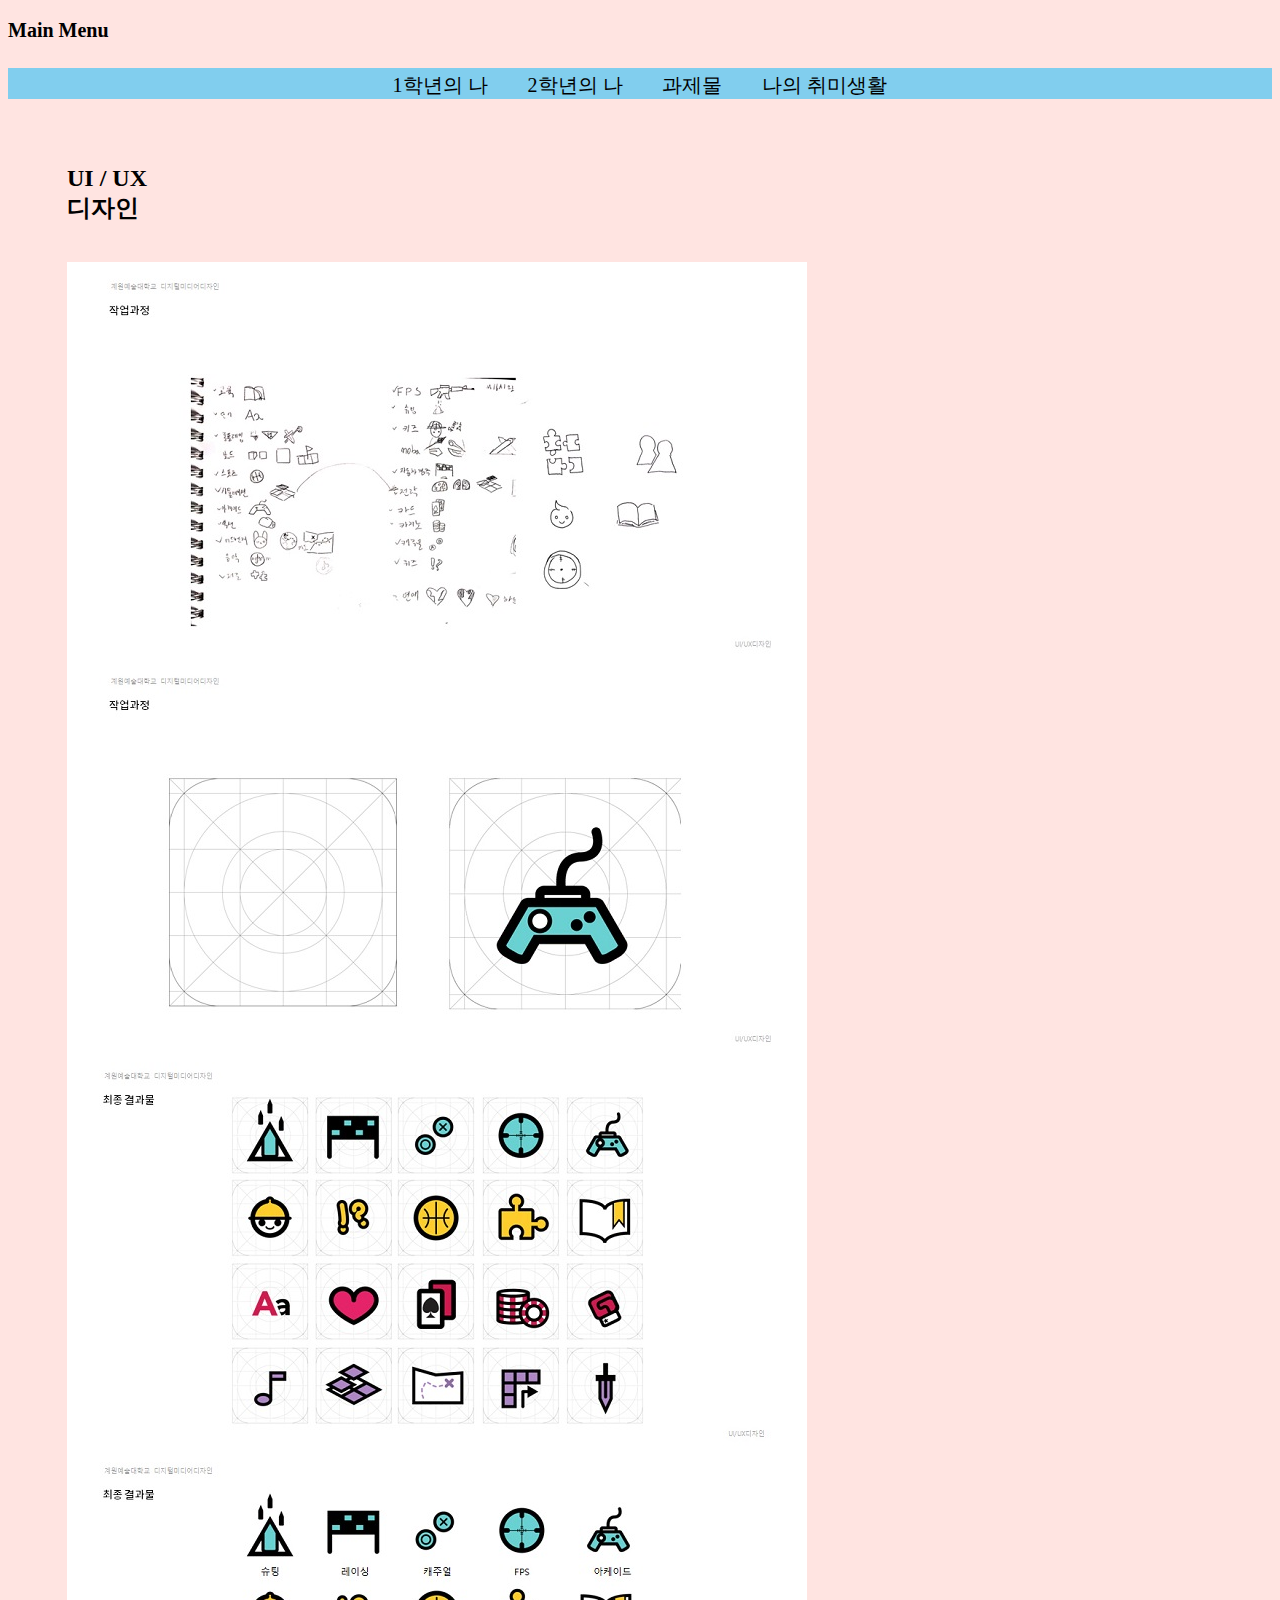
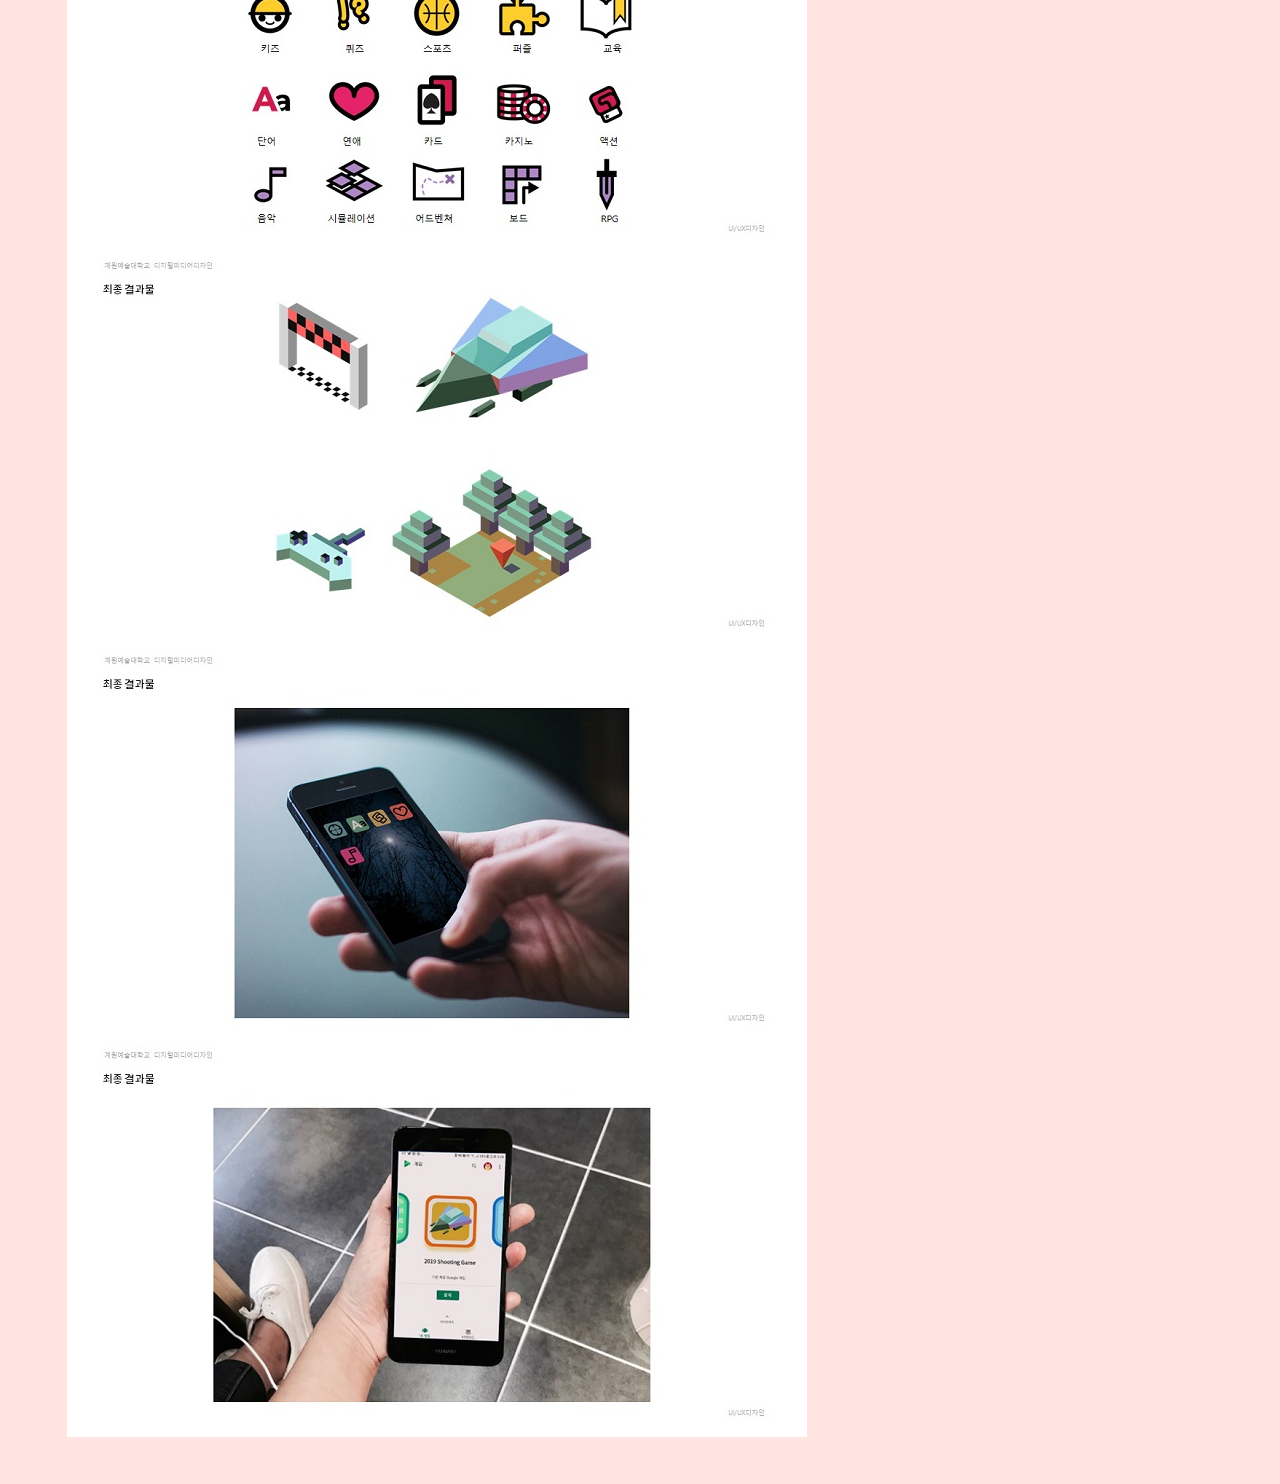
<file: uiux.html>
<!DOCTYPE html>
<html lang="en" dir="ltr">
  <head>
    <meta charset="utf-8">
    <title>UI UX 디자인</title>



    <style>


      #menu li {display:inline;}

      body {background-color: #ffe4e1;}
      /* p {text-align: center;} */


      *padding { 0;}

      #menu {  padding:30px;  text-align:center;
        font:noto sans;
        font-size: 20pt;
        font-weight: regular;
        padding: 0 20px;
       background-color: #81ceee;}

      #menu li {  display:inline;}

      a {  font-size: 15pt;}
      a:link { color: black; text-decoration: none;}
      a:visited { color: black; text-decoration: none;}
      a:hover { color: gray; text-decoration: none;}


      table {
        border-collapse:collapse;
      }
      table, td, th {
        border:solid 0px #cccccc;
      }
      tr {
        height: 20px;
      }
      #table_title {
        height: 15px;
      }
      #col1 {
        width:90px;
      }
      h2 {
        text-align: left;

      }

      p {
      image:center;
      }



    </style>
  </head>
  <body>
    <body bgcolor="ffe4e1">


      <header>
        <h3><a href="index.html">Main Menu</a></h3>
        <div class="wrapper">

            <nav>
              <ul id="menu">
                <li><a href="one.html">1학년의 나</a></li>  &nbsp;&nbsp;&nbsp;&nbsp;
                <li><a href="two.html">2학년의 나</a></li>  &nbsp;&nbsp;&nbsp;&nbsp;
                <li><a href="three.html">과제물</a></li>      &nbsp;&nbsp;&nbsp;&nbsp;
                <li><a href="four.html">나의 취미생활</a></li>
              </ul>
            </nav>
        </div>
      </header>



    <table>
      <tr id="table_title">
        <th> &nbsp;&nbsp;&nbsp;&nbsp; &nbsp;&nbsp;&nbsp;&nbsp; &nbsp;&nbsp;&nbsp;&nbsp;</th>
        <th><h2>UI / UX<br/>디자인</h2></th>
      </tr>
      <tr>
        <th> &nbsp;&nbsp;&nbsp;&nbsp; &nbsp;&nbsp;&nbsp;&nbsp; &nbsp;&nbsp;&nbsp;&nbsp;</th>
        <th id="col1"><p><img src="img/uiux.jpg"></p><br/></th>
      </tr>
        <br/>

    </table>
   </body>
</html>
</file>
<file: common.css>
a {
  text-decoration: none;
  font-size: 18px;
  font-weight: bold;
  color : #000000;
}
* {
  margin : 0;
  padding : 0;
}
body {
  font-family: "맑은 고딕" "돋움";
  font-size: 12px;
  color : #444444;
}
ul {
  list-style-type: none;
}
.clear {
  clear : both;
}
#page {
    width:980px;
    margin:0 auto;
}
.line {
    margin-top:25px;
    border-top:solid 1px #cccccc;
}

header #logo {
    float:left;
    margin:15px 0 0 20px;
}
header #moto {
    float:left;
    margin:45px 0 0 20px;
}
header #top_menu {
    float:right;
    margin:50px 0 0 0;
}
header #top_menu li {
    display:inline;
}

header nav ul {
    margin-top:25px;
}
header nav li {
    display:inline;
}
header nav li.item {
    margin-left:40px;
}

main {
    margin-top:10px;
}

footer {
    margin-top:30px;
    padding:20px 0 0 15px;
    border-top:solid 3px #FFA73E;
    color:#666666;
}
footer #address {
    float:left;
}
footer #link {
    float:right;
}
footer #footer_menu li {
    margin-top:5px;
}
footer #company_info {
    margin-top:20px;
}
footer #company_info li {
    margin-top:2px;
}
footer #copyright {
    margin-top:10px;
    font-size:11px;
    color:#888888;
}
footer #link h3 {
    font-size:16px;
    color:#FFA73E;
}
footer #link select {
    margin:5px 0 0 50px;
    width:100px;
    height:18px;
    font-size:11px;
}
footer #icons {
    margin-top:5px;
    text-align:right;
}
</file>
